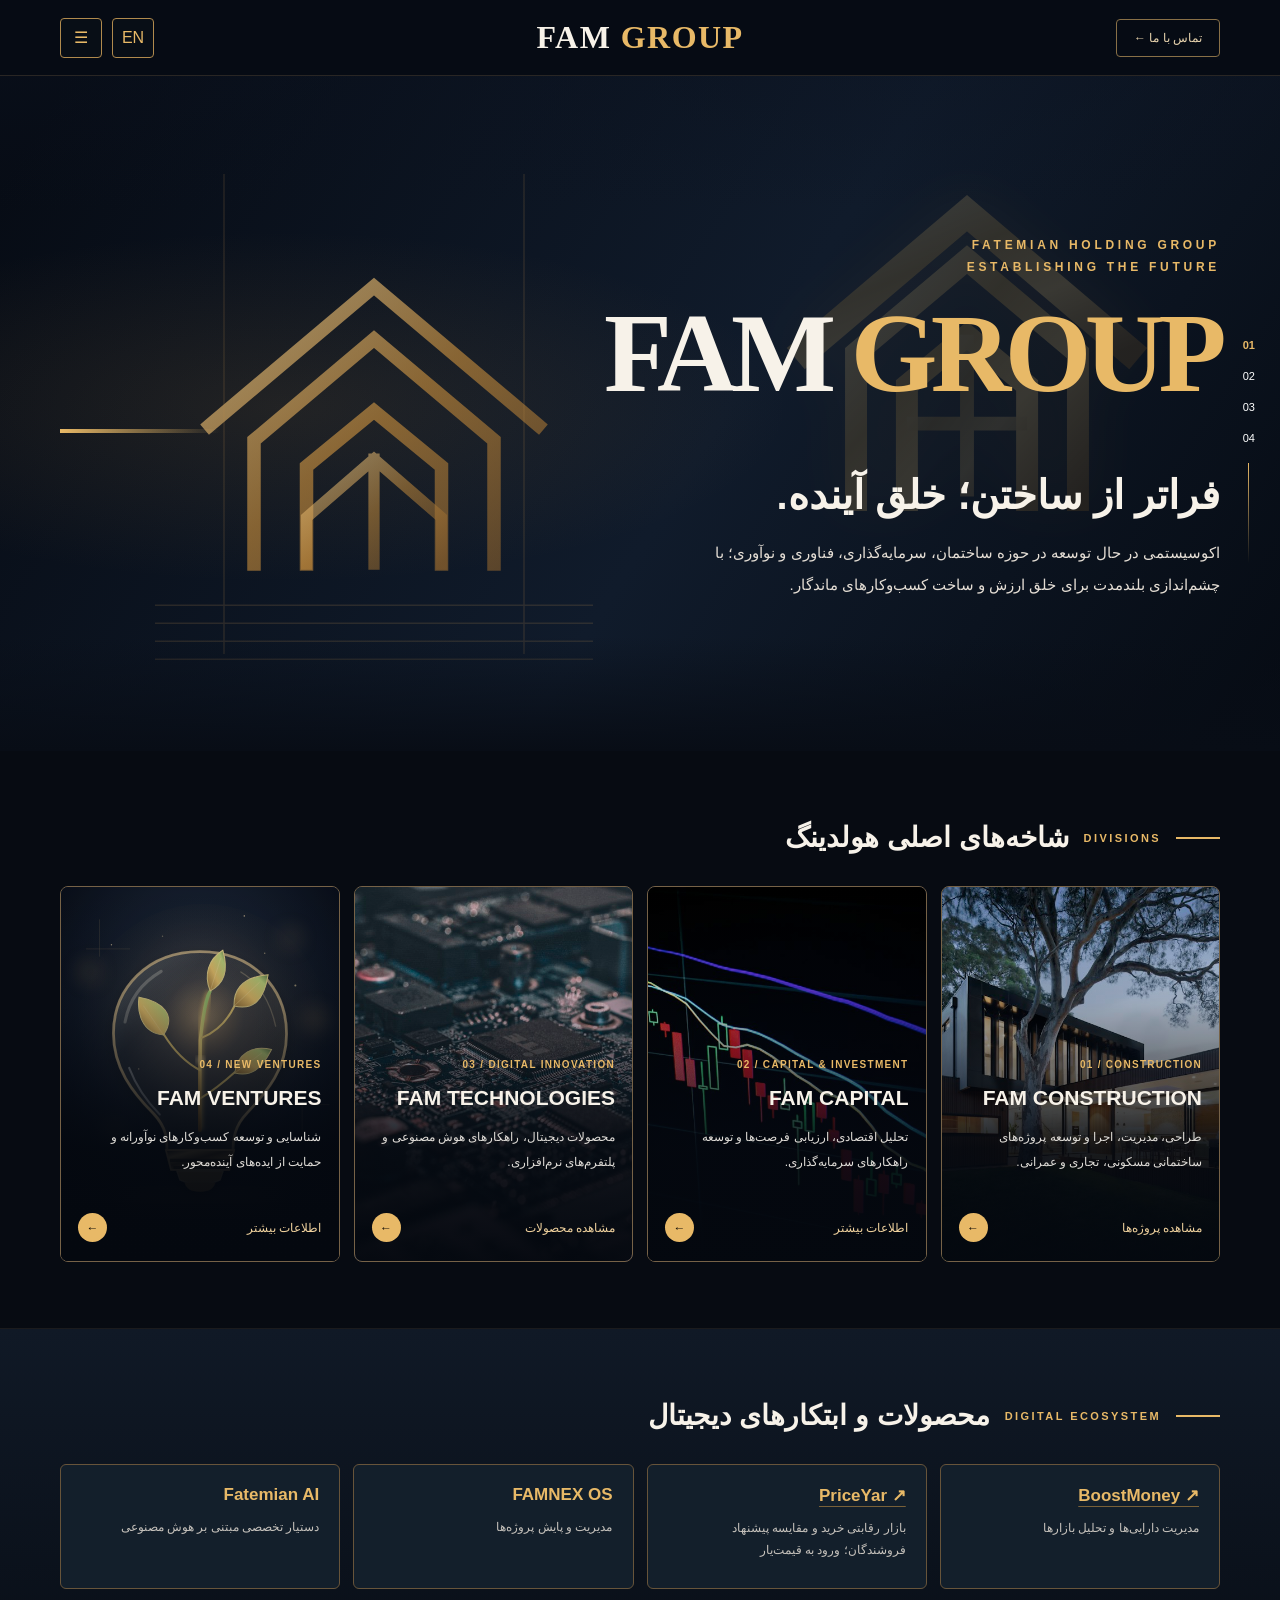
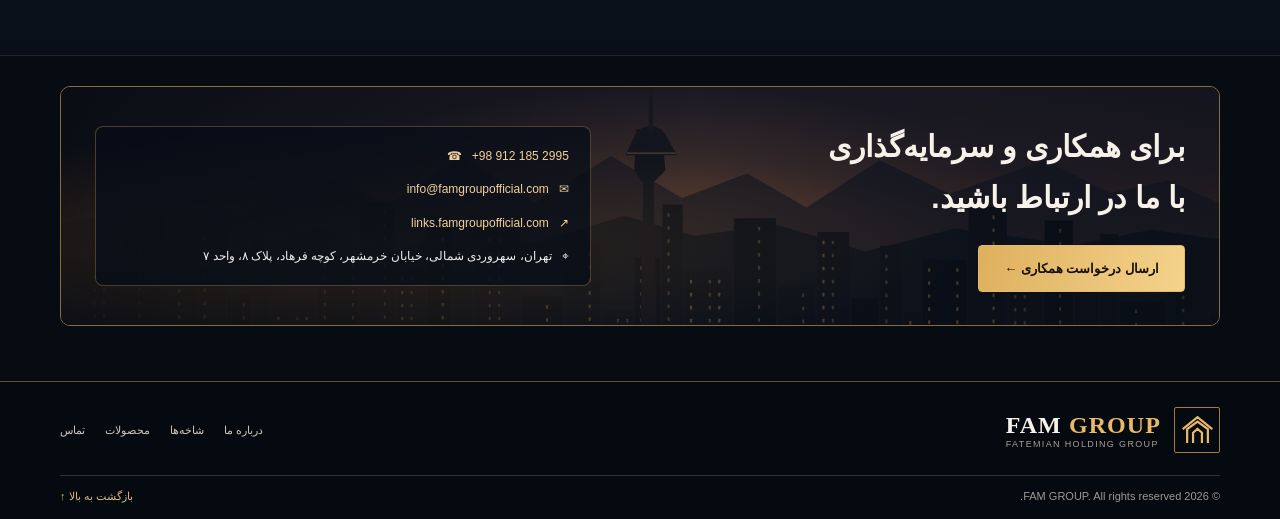
<file: index.html>
<!doctype html>
<html lang="fa" dir="rtl"><head>
<meta charset="utf-8"><meta name="viewport" content="width=device-width,initial-scale=1">
<meta name="theme-color" content="#070b12"><meta name="description" content="سایت رسمی فم گروپ (FAM GROUP)، گروه فاطمیان؛ فعال در ساخت‌وساز، مدیریت پروژه، سرمایه‌گذاری، فناوری و نوآوری.">
<title>فم گروپ | FAM GROUP | گروه فاطمیان</title>
<link rel="canonical" href="https://holding.famgroupofficial.com/">
<meta name="robots" content="index, follow">
<meta property="og:type" content="website"><meta property="og:locale" content="fa_IR">
<meta property="og:title" content="فم گروپ | FAM GROUP | گروه فاطمیان">
<meta property="og:description" content="وب‌سایت رسمی فم گروپ؛ گروه فاطمیان در حوزه ساخت‌وساز، سرمایه‌گذاری، فناوری و کسب‌وکارهای نوآورانه.">
<meta property="og:url" content="https://holding.famgroupofficial.com/">
<script type="application/ld+json">{"@context":"https://schema.org","@type":"Organization","name":"FAM GROUP","alternateName":["فم گروپ","گروه فاطمیان","Fatemian Holding Group"],"url":"https://holding.famgroupofficial.com/","email":"info@famgroupofficial.com"}</script><link rel="stylesheet" href="./new-site/style.css?v=20261016-7">
</head><body>
<header class="site-header" id="top"><div class="container">
<div class="header-control"><button class="iconbtn" id="menuBtn" aria-expanded="false" aria-controls="mainMenu" aria-label="نمایش منو">☰</button><button class="iconbtn" id="languageBtn" aria-label="Change language">EN</button></div>
<a href="#top" class="wordmark">FAM <span>GROUP</span></a><a href="#contact" class="header-contact"><span class="i18n-fa">تماس با ما ←</span><span class="i18n-en">Contact us →</span></a>
<nav class="drawer" id="mainMenu" aria-hidden="true"><a href="#top"><span class="i18n-fa">صفحه اصلی</span><span class="i18n-en">Home</span></a><a href="#divisions"><span class="i18n-fa">شاخه‌های اصلی</span><span class="i18n-en">Divisions</span></a><a href="#products"><span class="i18n-fa">محصولات دیجیتال</span><span class="i18n-en">Digital products</span></a><a href="#contact"><span class="i18n-fa">تماس با ما</span><span class="i18n-en">Contact</span></a></nav>
</div></header>
<main><section class="hero"><div class="hero-photo"></div><div class="container hero-content">
<div class="eyebrow">FATEMIAN HOLDING GROUP<br>ESTABLISHING THE FUTURE</div>
<h1>FAM <em>GROUP</em></h1>
<h2><span class="i18n-fa">فراتر از ساختن؛ خلق آینده.</span><span class="i18n-en">Beyond building. Creating the future.</span></h2>
<p><span class="i18n-fa">اکوسیستمی در حال توسعه در حوزه ساختمان، سرمایه‌گذاری، فناوری و نوآوری؛ با چشم‌اندازی بلندمدت برای خلق ارزش و ساخت کسب‌وکارهای ماندگار.</span><span class="i18n-en">A growing group across construction, investments, technology and innovation, focused on lasting value and meaningful new ventures.</span></p>
</div><div class="hero-rail" aria-hidden="true"><strong>01</strong><span>02</span><span>03</span><span>04</span></div></section>
<section id="divisions" class="section"><div class="container">
<div class="section-title"><span class="latin">DIVISIONS</span><h2><span class="i18n-fa">شاخه‌های اصلی هولدینگ</span><span class="i18n-en">Our group divisions</span></h2></div>
<div class="division-grid">
<a class="division construct" href="./new-site/construction.html"><div class="division-content"><div class="division-kicker">01 / CONSTRUCTION</div><h3>FAM CONSTRUCTION</h3><p><span class="i18n-fa">طراحی، مدیریت، اجرا و توسعه پروژه‌های ساختمانی مسکونی، تجاری و عمرانی.</span><span class="i18n-en">Design, management and delivery of residential, commercial and civil projects.</span></p><div class="go"><span class="i18n-fa">مشاهده پروژه‌ها</span><span class="i18n-en">Explore projects</span><i>←</i></div></div></a>
<a class="division invest" href="./new-site/capital.html"><div class="division-content"><div class="division-kicker">02 / CAPITAL & INVESTMENT</div><h3>FAM CAPITAL</h3><p><span class="i18n-fa">تحلیل اقتصادی، ارزیابی فرصت‌ها و توسعه راهکارهای سرمایه‌گذاری.</span><span class="i18n-en">Economic analysis, opportunity assessment and investment strategy.</span></p><div class="go"><span class="i18n-fa">اطلاعات بیشتر</span><span class="i18n-en">Learn more</span><i>←</i></div></div></a>
<a class="division tech" href="./new-site/technologies.html"><div class="division-content"><div class="division-kicker">03 / DIGITAL INNOVATION</div><h3>FAM TECHNOLOGIES</h3><p><span class="i18n-fa">محصولات دیجیتال، راهکارهای هوش مصنوعی و پلتفرم‌های نرم‌افزاری.</span><span class="i18n-en">Digital products, AI solutions and software platforms.</span></p><div class="go"><span class="i18n-fa">مشاهده محصولات</span><span class="i18n-en">Explore products</span><i>←</i></div></div></a>
<a class="division venture" href="./new-site/ventures.html"><div class="division-content"><div class="division-kicker">04 / NEW VENTURES</div><h3>FAM VENTURES</h3><p><span class="i18n-fa">شناسایی و توسعه کسب‌وکارهای نوآورانه و حمایت از ایده‌های آینده‌محور.</span><span class="i18n-en">Developing new businesses and supporting forward-looking ideas.</span></p><div class="go"><span class="i18n-fa">اطلاعات بیشتر</span><span class="i18n-en">Learn more</span><i>←</i></div></div></a>
</div></div></section>
<section class="section product-strip" id="products"><div class="container"><div class="section-title"><span class="latin">DIGITAL ECOSYSTEM</span><h2><span class="i18n-fa">محصولات و ابتکارهای دیجیتال</span><span class="i18n-en">Digital products and initiatives</span></h2></div><div class="product-list">
<div class="product"><h3><a href="https://boostmoney.famgroupofficial.com/" target="_blank" rel="noopener noreferrer">BoostMoney ↗</a></h3><p><span class="i18n-fa">مدیریت دارایی‌ها و تحلیل بازارها</span><span class="i18n-en">Assets and market analysis</span></p></div><div class="product"><h3><a href="https://jobemploy22-commits.github.io/gheimatyar-live-auction/" target="_blank" rel="noopener noreferrer">PriceYar ↗</a></h3><p><span class="i18n-fa">بازار رقابتی خرید و مقایسه پیشنهاد فروشندگان؛ ورود به قیمت‌یار</span><span class="i18n-en">Procurement marketplace and supplier quotes — visit PriceYar</span></p></div><div class="product"><h3>FAMNEX OS</h3><p><span class="i18n-fa">مدیریت و پایش پروژه‌ها</span><span class="i18n-en">Project monitoring platform</span></p></div><div class="product"><h3>Fatemian AI</h3><p><span class="i18n-fa">دستیار تخصصی مبتنی بر هوش مصنوعی</span><span class="i18n-en">Specialized AI assistant</span></p></div>
</div></div></section>
<section class="container" id="contact"><div class="contact-panel"><div><h2><span class="i18n-fa">برای همکاری و سرمایه‌گذاری<br>با ما در ارتباط باشید.</span><span class="i18n-en">Let's build lasting value<br>together.</span></h2><a href="mailto:info@famgroupofficial.com?subject=FAM%20GROUP%20Partnership" class="btn"><span class="i18n-fa">ارسال درخواست همکاری ←</span><span class="i18n-en">Start a conversation →</span></a></div>
<div class="contact-details"><a href="tel:+989121852995">☎ &nbsp; +98 912 185 2995</a><a href="mailto:info@famgroupofficial.com">✉ &nbsp; info@famgroupofficial.com</a><a href="https://links.famgroupofficial.com/" rel="noopener noreferrer" target="_blank">↗ &nbsp; links.famgroupofficial.com</a><div class="address"><span class="i18n-fa">⌖ &nbsp; تهران، سهروردی شمالی، خیابان خرمشهر، کوچه فرهاد، پلاک ۸، واحد ۷</span><span class="i18n-en">⌖ &nbsp; Unit 7, No. 8, Farhad Alley, Khorramshahr St., North Sohrevardi Ave., Tehran, Iran</span></div></div>
</div></section></main>
<footer class="site-footer"><div class="container"><div class="footer-top"><div class="footer-brand"><span class="footer-mark" aria-hidden="true"><svg viewBox="0 0 50 50" fill="none" stroke="currentColor" stroke-width="3"><path d="M5 23 25 7l20 16M11 42V23L25 13l14 10v19M19 42V28l6-5 6 5v14"/></svg></span><div><span class="wordmark">FAM <span>GROUP</span></span><small>FATEMIAN HOLDING GROUP</small></div></div><nav class="footer-links"><a href="#top"><span class="i18n-fa">درباره ما</span><span class="i18n-en">About</span></a><a href="#divisions"><span class="i18n-fa">شاخه‌ها</span><span class="i18n-en">Divisions</span></a><a href="#products"><span class="i18n-fa">محصولات</span><span class="i18n-en">Products</span></a><a href="#contact"><span class="i18n-fa">تماس</span><span class="i18n-en">Contact</span></a></nav></div><div class="footer-bottom"><span>© 2026 FAM GROUP. All rights reserved.</span><a href="#top"><span class="i18n-fa">بازگشت به بالا ↑</span><span class="i18n-en">Back to top ↑</span></a></div></div></footer>
<script src="./new-site/main.js?v=20261016-4"></script>
</body></html>
</file>
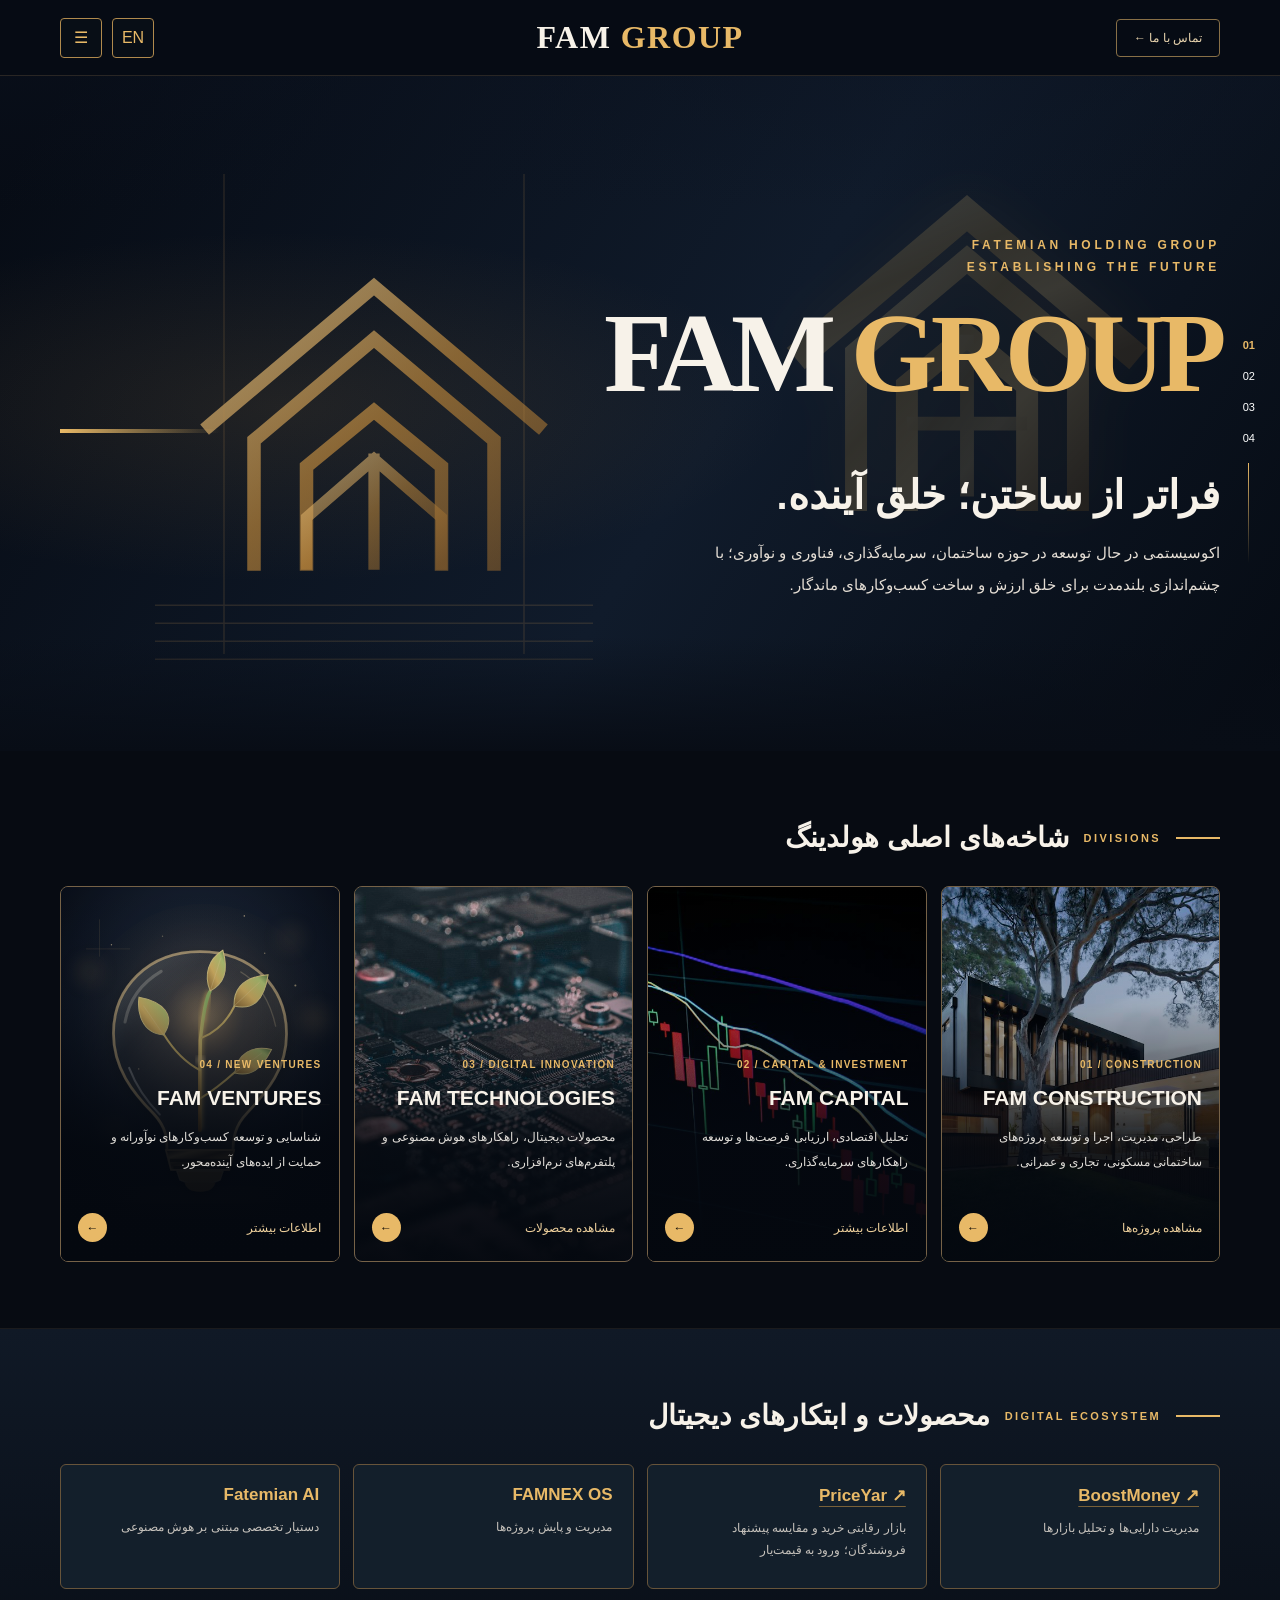
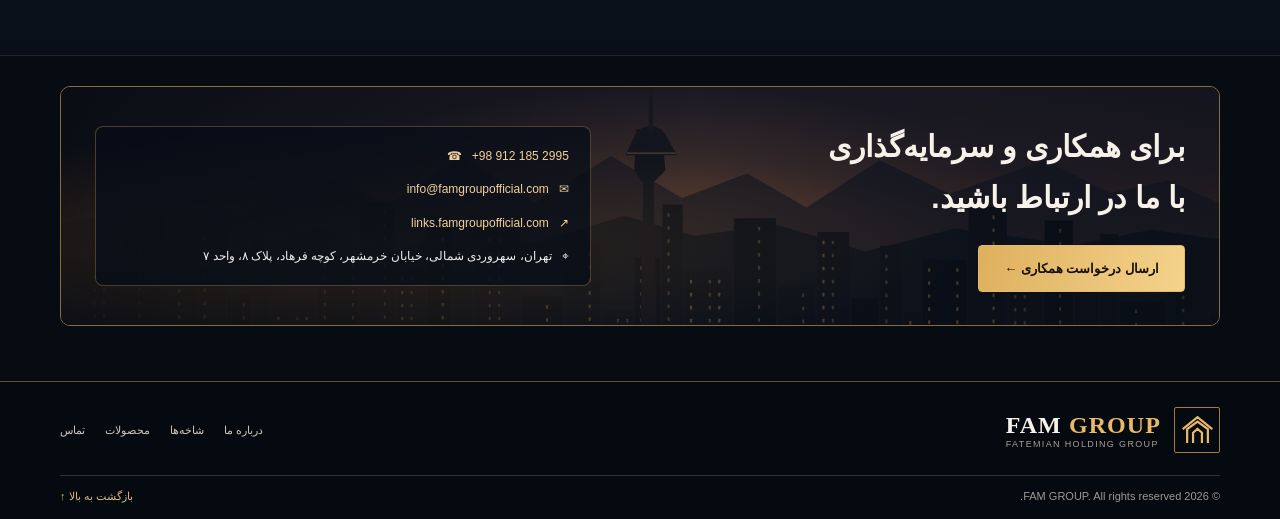
<file: new-site/index.html>
<!doctype html>
<html lang="fa" dir="rtl"><head>
<meta charset="utf-8"><meta name="viewport" content="width=device-width,initial-scale=1">
<meta name="theme-color" content="#070b12"><meta name="description" content="FAM GROUP — Fatemian Holding Group | Construction, Capital, Technologies and Ventures">
<title>FAM GROUP | Fatemian Holding Group</title><link rel="stylesheet" href="./style.css?v=20261016-7">
</head><body>
<header class="site-header" id="top"><div class="container">
<div class="header-control"><button class="iconbtn" id="menuBtn" aria-expanded="false" aria-controls="mainMenu" aria-label="نمایش منو">☰</button><button class="iconbtn" id="languageBtn" aria-label="Change language">EN</button></div>
<a href="#top" class="wordmark">FAM <span>GROUP</span></a><a href="#contact" class="header-contact"><span class="i18n-fa">تماس با ما ←</span><span class="i18n-en">Contact us →</span></a>
<nav class="drawer" id="mainMenu" aria-hidden="true"><a href="#top"><span class="i18n-fa">صفحه اصلی</span><span class="i18n-en">Home</span></a><a href="#divisions"><span class="i18n-fa">شاخه‌های اصلی</span><span class="i18n-en">Divisions</span></a><a href="#products"><span class="i18n-fa">محصولات دیجیتال</span><span class="i18n-en">Digital products</span></a><a href="#contact"><span class="i18n-fa">تماس با ما</span><span class="i18n-en">Contact</span></a></nav>
</div></header>
<main><section class="hero"><div class="hero-photo"></div><div class="container hero-content">
<div class="eyebrow">FATEMIAN HOLDING GROUP<br>ESTABLISHING THE FUTURE</div>
<h1>FAM <em>GROUP</em></h1>
<h2><span class="i18n-fa">فراتر از ساختن؛ خلق آینده.</span><span class="i18n-en">Beyond building. Creating the future.</span></h2>
<p><span class="i18n-fa">اکوسیستمی در حال توسعه در حوزه ساختمان، سرمایه‌گذاری، فناوری و نوآوری؛ با چشم‌اندازی بلندمدت برای خلق ارزش و ساخت کسب‌وکارهای ماندگار.</span><span class="i18n-en">A growing group across construction, investments, technology and innovation, focused on lasting value and meaningful new ventures.</span></p>
</div><div class="hero-rail" aria-hidden="true"><strong>01</strong><span>02</span><span>03</span><span>04</span></div></section>
<section id="divisions" class="section"><div class="container">
<div class="section-title"><span class="latin">DIVISIONS</span><h2><span class="i18n-fa">شاخه‌های اصلی هولدینگ</span><span class="i18n-en">Our group divisions</span></h2></div>
<div class="division-grid">
<a class="division construct" href="./construction.html"><div class="division-content"><div class="division-kicker">01 / CONSTRUCTION</div><h3>FAM CONSTRUCTION</h3><p><span class="i18n-fa">طراحی، مدیریت، اجرا و توسعه پروژه‌های ساختمانی مسکونی، تجاری و عمرانی.</span><span class="i18n-en">Design, management and delivery of residential, commercial and civil projects.</span></p><div class="go"><span class="i18n-fa">مشاهده پروژه‌ها</span><span class="i18n-en">Explore projects</span><i>←</i></div></div></a>
<a class="division invest" href="./capital.html"><div class="division-content"><div class="division-kicker">02 / CAPITAL & INVESTMENT</div><h3>FAM CAPITAL</h3><p><span class="i18n-fa">تحلیل اقتصادی، ارزیابی فرصت‌ها و توسعه راهکارهای سرمایه‌گذاری.</span><span class="i18n-en">Economic analysis, opportunity assessment and investment strategy.</span></p><div class="go"><span class="i18n-fa">اطلاعات بیشتر</span><span class="i18n-en">Learn more</span><i>←</i></div></div></a>
<a class="division tech" href="./technologies.html"><div class="division-content"><div class="division-kicker">03 / DIGITAL INNOVATION</div><h3>FAM TECHNOLOGIES</h3><p><span class="i18n-fa">محصولات دیجیتال، راهکارهای هوش مصنوعی و پلتفرم‌های نرم‌افزاری.</span><span class="i18n-en">Digital products, AI solutions and software platforms.</span></p><div class="go"><span class="i18n-fa">مشاهده محصولات</span><span class="i18n-en">Explore products</span><i>←</i></div></div></a>
<a class="division venture" href="./ventures.html"><div class="division-content"><div class="division-kicker">04 / NEW VENTURES</div><h3>FAM VENTURES</h3><p><span class="i18n-fa">شناسایی و توسعه کسب‌وکارهای نوآورانه و حمایت از ایده‌های آینده‌محور.</span><span class="i18n-en">Developing new businesses and supporting forward-looking ideas.</span></p><div class="go"><span class="i18n-fa">اطلاعات بیشتر</span><span class="i18n-en">Learn more</span><i>←</i></div></div></a>
</div></div></section>
<section class="section product-strip" id="products"><div class="container"><div class="section-title"><span class="latin">DIGITAL ECOSYSTEM</span><h2><span class="i18n-fa">محصولات و ابتکارهای دیجیتال</span><span class="i18n-en">Digital products and initiatives</span></h2></div><div class="product-list">
<div class="product"><h3><a href="https://boostmoney.famgroupofficial.com/" target="_blank" rel="noopener noreferrer">BoostMoney ↗</a></h3><p><span class="i18n-fa">مدیریت دارایی‌ها و تحلیل بازارها</span><span class="i18n-en">Assets and market analysis</span></p></div><div class="product"><h3><a href="https://jobemploy22-commits.github.io/gheimatyar-live-auction/" target="_blank" rel="noopener noreferrer">PriceYar ↗</a></h3><p><span class="i18n-fa">بازار رقابتی خرید و مقایسه پیشنهاد فروشندگان؛ ورود به قیمت‌یار</span><span class="i18n-en">Procurement marketplace and supplier quotes — visit PriceYar</span></p></div><div class="product"><h3>FAMNEX OS</h3><p><span class="i18n-fa">مدیریت و پایش پروژه‌ها</span><span class="i18n-en">Project monitoring platform</span></p></div><div class="product"><h3>Fatemian AI</h3><p><span class="i18n-fa">دستیار تخصصی مبتنی بر هوش مصنوعی</span><span class="i18n-en">Specialized AI assistant</span></p></div>
</div></div></section>
<section class="container" id="contact"><div class="contact-panel"><div><h2><span class="i18n-fa">برای همکاری و سرمایه‌گذاری<br>با ما در ارتباط باشید.</span><span class="i18n-en">Let's build lasting value<br>together.</span></h2><a href="mailto:info@famgroupofficial.com?subject=FAM%20GROUP%20Partnership" class="btn"><span class="i18n-fa">ارسال درخواست همکاری ←</span><span class="i18n-en">Start a conversation →</span></a></div>
<div class="contact-details"><a href="tel:+989121852995">☎ &nbsp; +98 912 185 2995</a><a href="mailto:info@famgroupofficial.com">✉ &nbsp; info@famgroupofficial.com</a><a href="https://links.famgroupofficial.com/" rel="noopener noreferrer" target="_blank">↗ &nbsp; links.famgroupofficial.com</a><div class="address"><span class="i18n-fa">⌖ &nbsp; تهران، سهروردی شمالی، خیابان خرمشهر، کوچه فرهاد، پلاک ۸، واحد ۷</span><span class="i18n-en">⌖ &nbsp; Unit 7, No. 8, Farhad Alley, Khorramshahr St., North Sohrevardi Ave., Tehran, Iran</span></div></div>
</div></section></main>
<footer class="site-footer"><div class="container"><div class="footer-top"><div class="footer-brand"><span class="footer-mark" aria-hidden="true"><svg viewBox="0 0 50 50" fill="none" stroke="currentColor" stroke-width="3"><path d="M5 23 25 7l20 16M11 42V23L25 13l14 10v19M19 42V28l6-5 6 5v14"/></svg></span><div><span class="wordmark">FAM <span>GROUP</span></span><small>FATEMIAN HOLDING GROUP</small></div></div><nav class="footer-links"><a href="#top"><span class="i18n-fa">درباره ما</span><span class="i18n-en">About</span></a><a href="#divisions"><span class="i18n-fa">شاخه‌ها</span><span class="i18n-en">Divisions</span></a><a href="#products"><span class="i18n-fa">محصولات</span><span class="i18n-en">Products</span></a><a href="#contact"><span class="i18n-fa">تماس</span><span class="i18n-en">Contact</span></a></nav></div><div class="footer-bottom"><span>© 2026 FAM GROUP. All rights reserved.</span><a href="#top"><span class="i18n-fa">بازگشت به بالا ↑</span><span class="i18n-en">Back to top ↑</span></a></div></div></footer>
<script src="./main.js?v=20261016-4"></script>
</body></html>
</file>
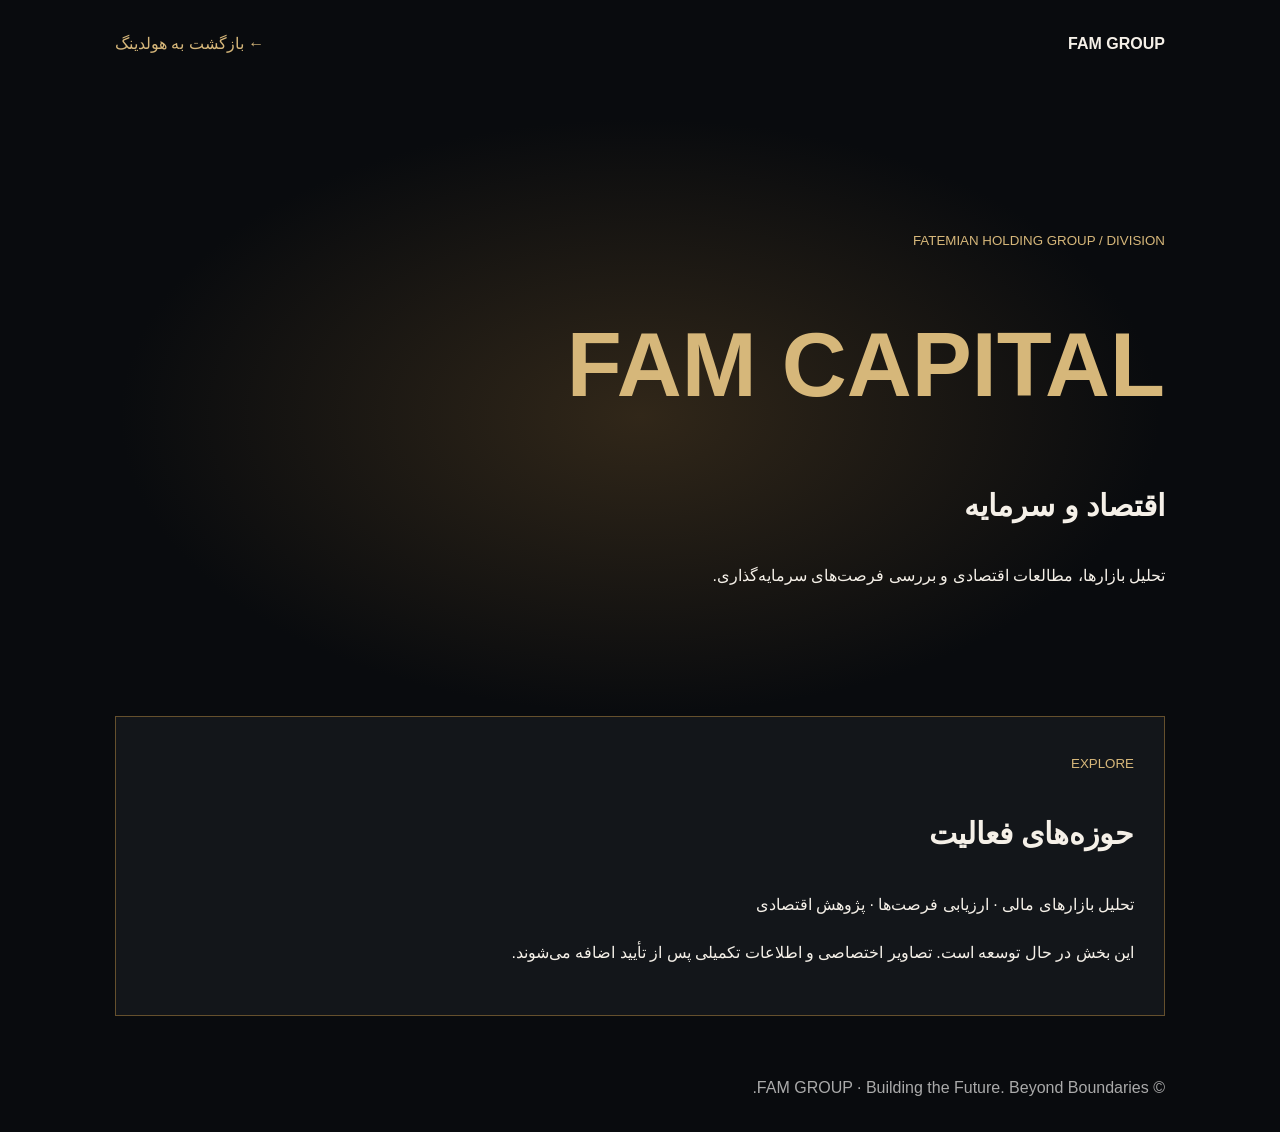
<file: capital.html>
<!doctype html><html lang="fa" dir="rtl"><meta charset="utf-8"><meta name="viewport" content="width=device-width,initial-scale=1"><title>FAM Capital | FAM GROUP</title><style>body{margin:0;background:#090b0e;color:#f5f0e8;font-family:Tahoma,Arial,sans-serif;line-height:2}header,main,footer{max-width:1050px;margin:auto;padding:28px}a{color:#d6b77a;text-decoration:none}nav{display:flex;justify-content:space-between}h1{font-size:clamp(36px,8vw,90px);font-family:Arial;line-height:1.1;color:#d6b77a}h2{font-size:30px}.hero{padding:12vh 0;background:radial-gradient(ellipse at center,#312719,#090b0e 70%)}.panel{padding:30px;border:1px solid #65502d;background:#13161a}small{color:#d6b77a}footer{color:#aaa}</style><header><nav><strong>FAM GROUP</strong><a href="index.html">← بازگشت به هولدینگ</a></nav></header><main><div class="hero"><small>FATEMIAN HOLDING GROUP / DIVISION</small><h1>FAM CAPITAL</h1><h2>اقتصاد و سرمایه</h2><p>تحلیل بازارها، مطالعات اقتصادی و بررسی فرصت‌های سرمایه‌گذاری.</p></div><div class="panel"><small>EXPLORE</small><h2>حوزه‌های فعالیت</h2><p>تحلیل بازارهای مالی · ارزیابی فرصت‌ها · پژوهش اقتصادی</p><p>این بخش در حال توسعه است. تصاویر اختصاصی و اطلاعات تکمیلی پس از تأیید اضافه می‌شوند.</p></div></main><footer>© FAM GROUP · Building the Future. Beyond Boundaries.</footer></html>
</file>
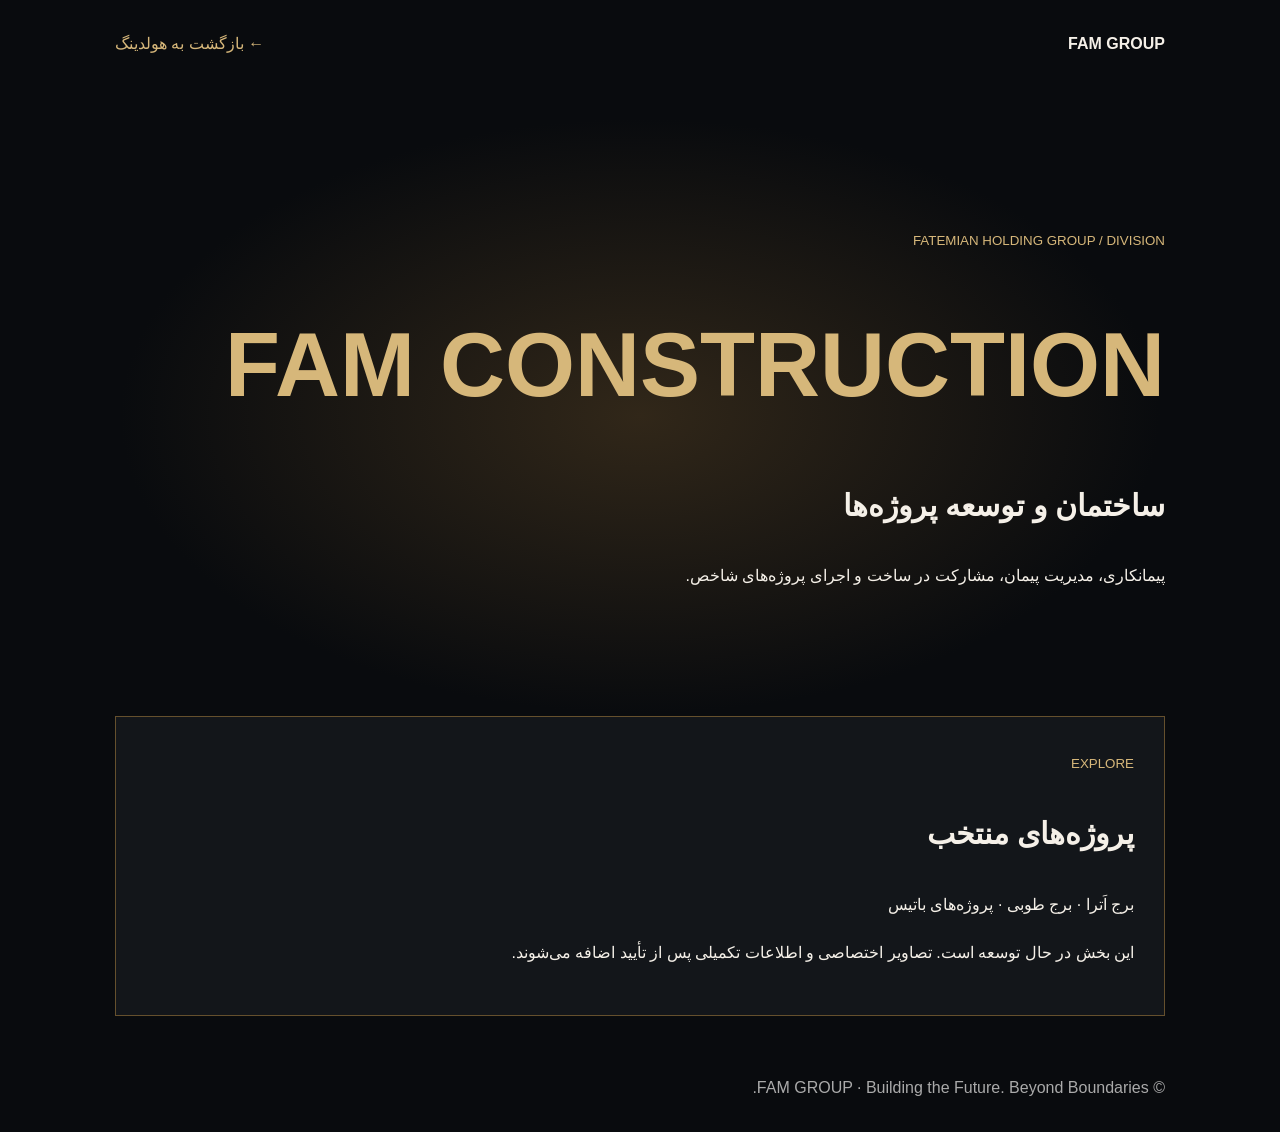
<file: construction.html>
<!doctype html><html lang="fa" dir="rtl"><meta charset="utf-8"><meta name="viewport" content="width=device-width,initial-scale=1"><title>FAM Construction | FAM GROUP</title><style>body{margin:0;background:#090b0e;color:#f5f0e8;font-family:Tahoma,Arial,sans-serif;line-height:2}header,main,footer{max-width:1050px;margin:auto;padding:28px}a{color:#d6b77a;text-decoration:none}nav{display:flex;justify-content:space-between}h1{font-size:clamp(36px,8vw,90px);font-family:Arial;line-height:1.1;color:#d6b77a}h2{font-size:30px}.hero{padding:12vh 0;background:radial-gradient(ellipse at center,#312719,#090b0e 70%)}.panel{padding:30px;border:1px solid #65502d;background:#13161a}small{color:#d6b77a}footer{color:#aaa}</style><header><nav><strong>FAM GROUP</strong><a href="index.html">← بازگشت به هولدینگ</a></nav></header><main><div class="hero"><small>FATEMIAN HOLDING GROUP / DIVISION</small><h1>FAM CONSTRUCTION</h1><h2>ساختمان و توسعه پروژه‌ها</h2><p>پیمانکاری، مدیریت پیمان، مشارکت در ساخت و اجرای پروژه‌های شاخص.</p></div><div class="panel"><small>EXPLORE</small><h2>پروژه‌های منتخب</h2><p>برج اَترا · برج طوبی · پروژه‌های باتیس</p><p>این بخش در حال توسعه است. تصاویر اختصاصی و اطلاعات تکمیلی پس از تأیید اضافه می‌شوند.</p></div></main><footer>© FAM GROUP · Building the Future. Beyond Boundaries.</footer></html>
</file>
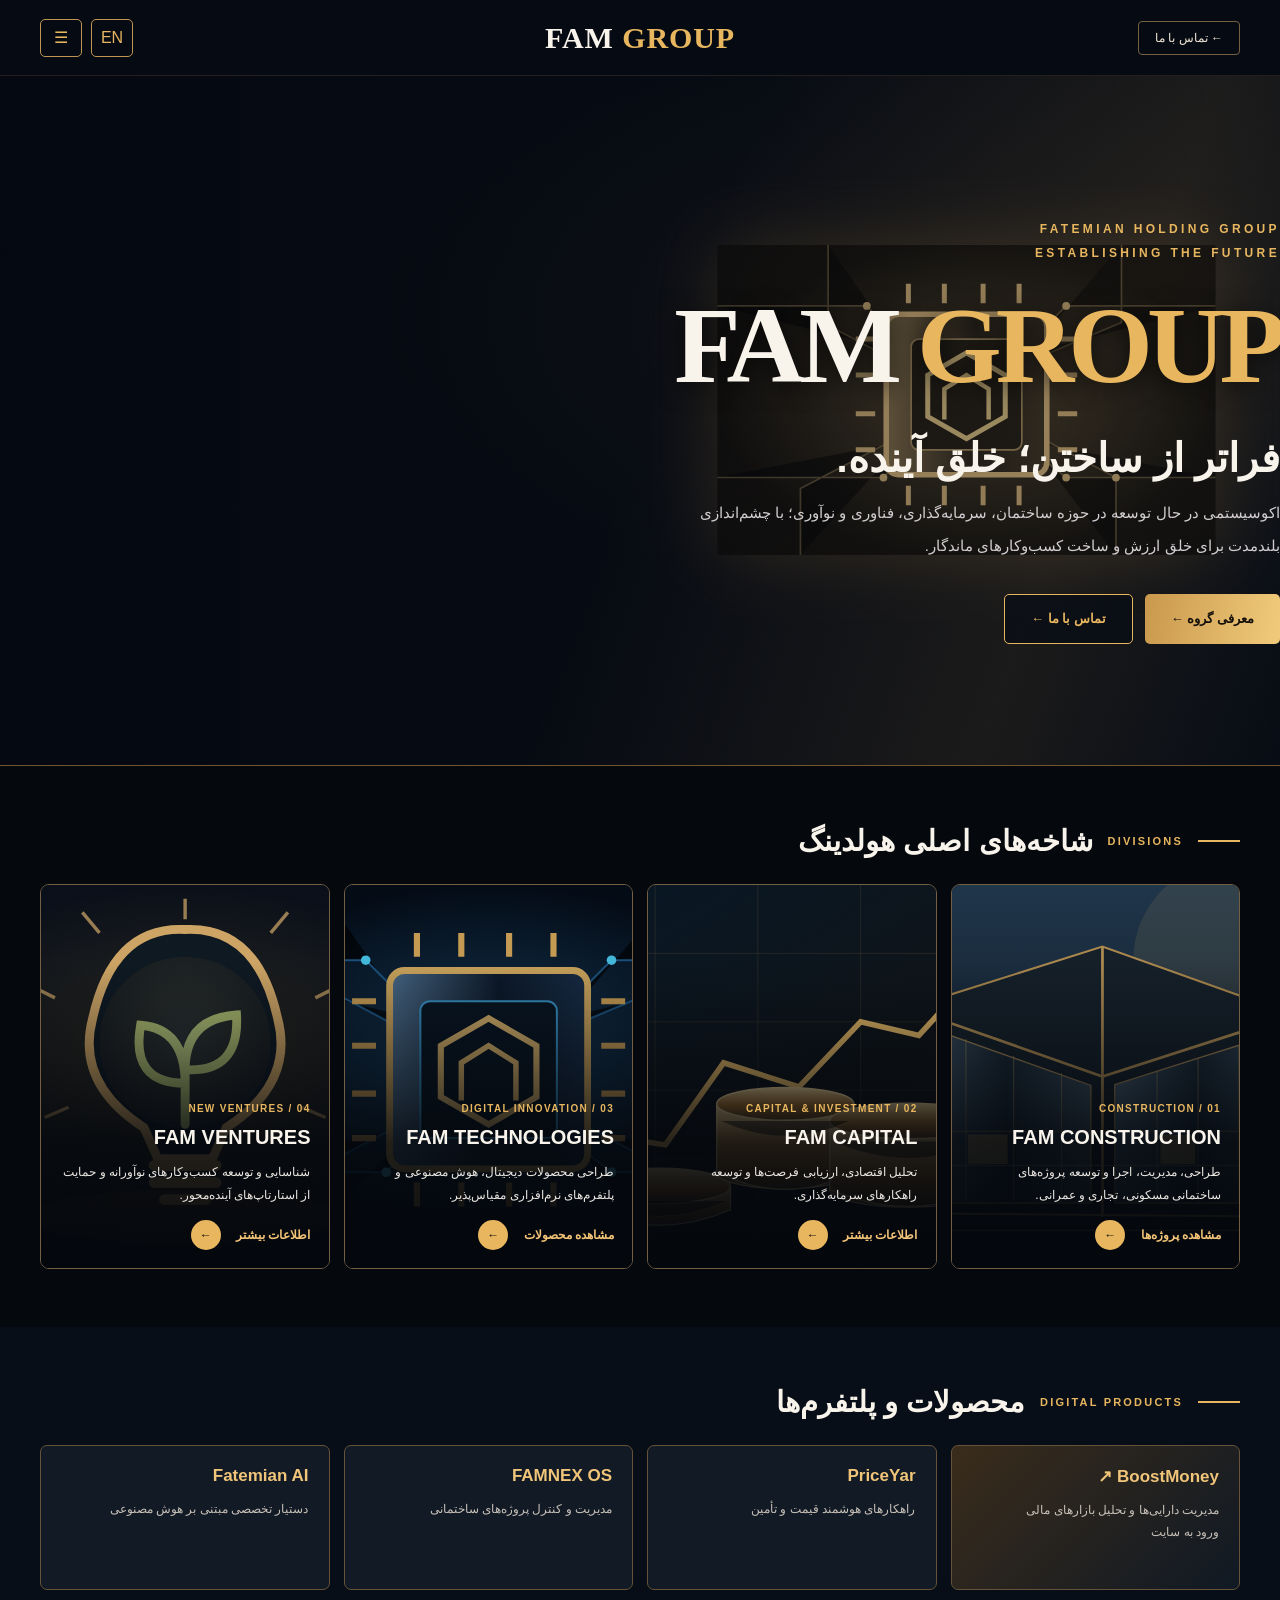
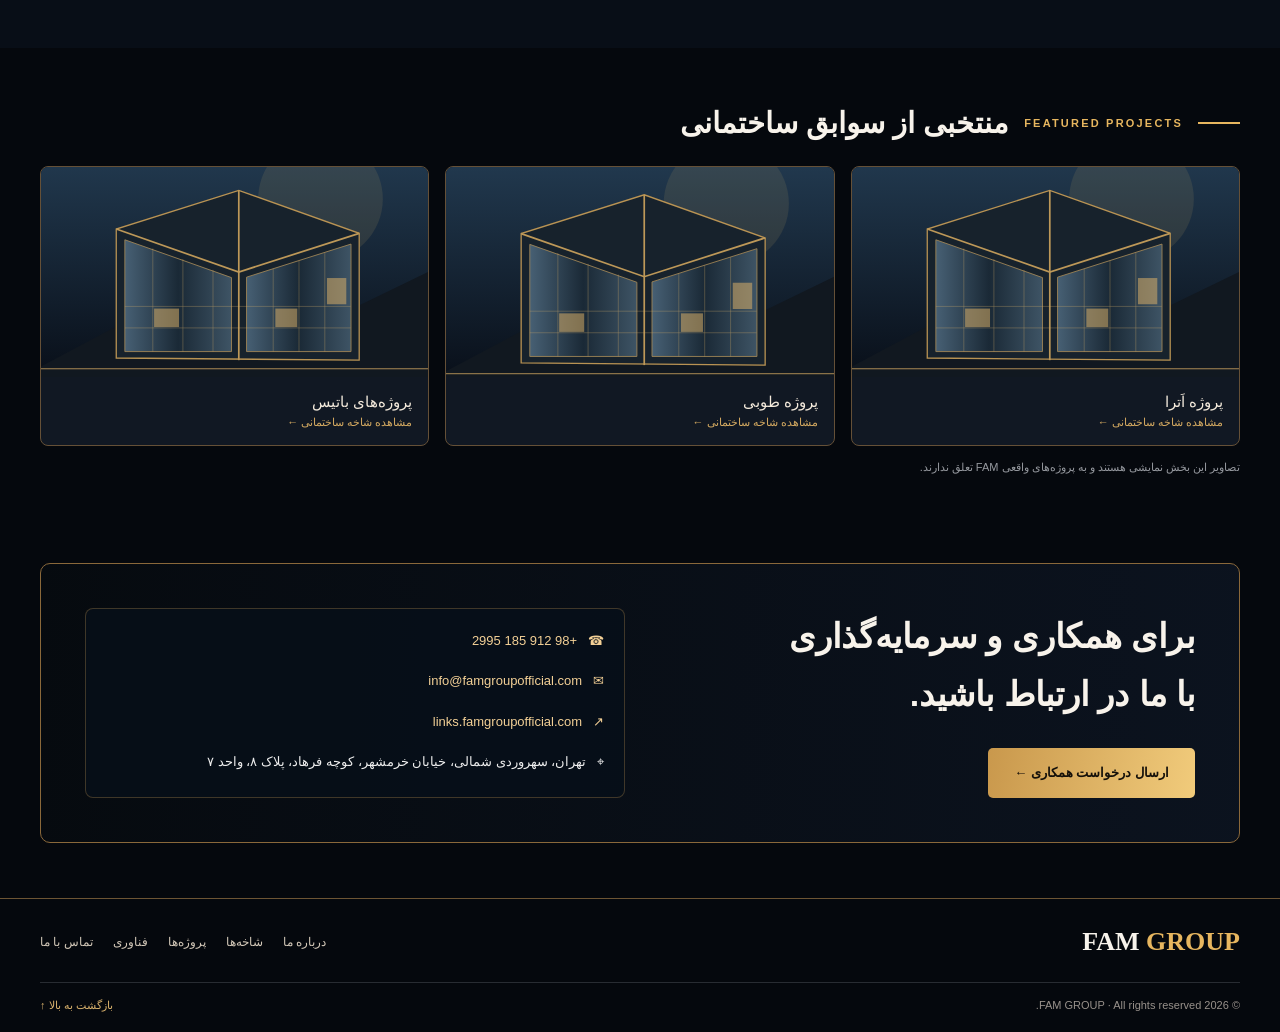
<file: legacy-home-20261016.html>
<!doctype html><html lang="fa" dir="rtl"><head><meta charset="utf-8"><meta name="viewport" content="width=device-width,initial-scale=1"><meta name="theme-color" content="#070b12"><meta name="description" content="FAM GROUP — Fatemian Holding Group | Construction, Capital, Technologies and Ventures"><title>FAM GROUP | Fatemian Holding Group</title><style>
:root{--bg:#070b12;--gold:#e5b866;--gold2:#a97732;--ink:#f8f3eb;--muted:#b9b9bc;--line:#5b4a31}*{box-sizing:border-box}html{scroll-behavior:smooth}body{margin:0;background:var(--bg);color:var(--ink);font-family:Tahoma,Arial,sans-serif}a{color:inherit;text-decoration:none}button{font:inherit;cursor:pointer}.wrap{width:min(1200px,calc(100% - 44px));margin:auto}.top{height:76px;position:sticky;top:0;z-index:20;background:#070b12eb;backdrop-filter:blur(18px);border-bottom:1px solid #7c60382b}.nav{height:100%;display:flex;align-items:center;justify-content:space-between;direction:ltr;position:relative}.nav-left{display:flex;gap:9px}.nav-btn{height:38px;min-width:42px;background:transparent;color:var(--gold);border:1px solid #bd9555;border-radius:5px}.brand{position:absolute;left:50%;transform:translateX(-50%);font:600 clamp(20px,3.2vw,30px) Georgia,serif;letter-spacing:.03em;white-space:nowrap}.brand span{color:var(--gold)}.contact-nav{color:#f3e8d7;border:1px solid #756044;padding:9px 16px;border-radius:4px;font-size:12px}.menu-list{display:none;position:absolute;top:65px;left:0;background:#0b111c;border:1px solid var(--line);padding:15px;min-width:190px;box-shadow:0 15px 35px #0009}.menu-list.open{display:grid;gap:15px}.menu-list a{font-size:13px;color:#f0d7ac}
.hero{position:relative;min-height:690px;display:flex;align-items:center;overflow:hidden;border-bottom:1px solid #72552c;background:radial-gradient(ellipse at 75% 36%,#27334b 0%,transparent 45%),linear-gradient(120deg,#05090e 22%,#101c2c 66%,#070b12 100%)}.hero:before{content:"";position:absolute;inset:0;background:linear-gradient(115deg,transparent 20%,#b38a4033 65%,transparent 80%);pointer-events:none}.hero-art{position:absolute;right:3%;top:7%;width:min(56%,570px);height:82%;background:url('assets/construction.svg') center/contain no-repeat;opacity:.35;filter:contrast(1.3) brightness(.75)}.hero-emblem{position:absolute;right:13%;top:12%;width:min(31vw,300px);height:min(31vw,300px);opacity:.8;background:url('fam-logo.svg') center/contain no-repeat;filter:drop-shadow(0 0 30px #c89a4b55)}.hero .content{position:relative;z-index:2;width:100%;padding:100px 0 80px;text-align:right}.eyebrow{font:600 12px/2 Arial,sans-serif;letter-spacing:.28em;color:var(--gold);direction:ltr;text-align:right}.hero h1{font:700 clamp(54px,8vw,110px)/1.08 Georgia,serif;direction:ltr;text-align:right;margin:22px 0 8px;letter-spacing:-.055em}.hero h1 span{color:var(--gold)}.hero h2{font-size:clamp(24px,3.5vw,40px);margin:30px 0 14px}.hero p{color:#d2cdd0;line-height:2.2;max-width:610px;font-size:15px}.buttons{display:flex;gap:12px;margin-top:32px;flex-wrap:wrap}.btn{display:inline-flex;align-items:center;justify-content:center;gap:20px;background:linear-gradient(100deg,#c9984c,#f1cb7b);color:#14100a;padding:15px 26px;font-weight:700;font-size:13px;border-radius:5px;min-height:50px}.btn.secondary{background:#060b14a8;color:var(--gold);border:1px solid var(--gold)}.section{padding:70px 0}.section-title{display:flex;gap:15px;align-items:center;margin-bottom:26px}.section-title:before{content:"";height:2px;width:42px;background:var(--gold)}.section-title small{font:600 11px Arial;letter-spacing:.2em;color:var(--gold)}.section-title h2{font-size:clamp(19px,3vw,29px);margin:0}.cards{display:grid;grid-template-columns:repeat(2,minmax(0,1fr));gap:18px}.division{position:relative;min-height:315px;display:flex;flex-direction:column;justify-content:flex-end;overflow:hidden;border:1px solid #736044;border-radius:9px;isolation:isolate;padding:26px;background:#101824;transition:transform .25s,border-color .25s}.division:hover{transform:translateY(-4px);border-color:var(--gold)}.division:before{content:"";position:absolute;inset:0;background-position:center;background-size:cover;z-index:-2;transition:transform .3s}.division:hover:before{transform:scale(1.05)}.division:after{content:"";position:absolute;inset:0;background:linear-gradient(0deg,#05080ff5 0%,#070b13b3 40%,#070b1310 100%);z-index:-1}.division.construction:before{background-image:url('assets/construction.svg')}.division.capital:before{background-image:url('assets/capital.svg')}.division.technologies:before{background-image:url('assets/technologies.svg')}.division.ventures:before{background-image:url('assets/ventures.svg')}.division small{font:600 11px Arial;letter-spacing:.13em;color:var(--gold);text-align:right}.division h3{font:700 clamp(20px,2.6vw,28px) Arial,sans-serif;direction:ltr;text-align:right;margin:12px 0}.division p{font-size:13px;line-height:2;color:#ece8e3;max-width:390px;margin:0 0 13px}.division .more{color:#f4c578;font-size:13px;font-weight:700}.division .more span{display:inline-grid;place-items:center;background:var(--gold);color:#1a1309;width:30px;height:30px;border-radius:50%;margin-right:12px}.products{display:grid;grid-template-columns:repeat(4,minmax(0,1fr));gap:14px}.product{display:block;background:#121a25;border:1px solid #665238;padding:20px;min-height:145px;border-radius:7px}.product b{display:block;color:#f0c579;font:700 17px Arial;margin-bottom:13px}.product p{color:#c8c1b8;font-size:12px;line-height:1.8;margin:0}.product.live{background:linear-gradient(135deg,#3a2c1b,#101924)}.project-grid{display:grid;grid-template-columns:repeat(3,minmax(0,1fr));gap:16px}.project{border:1px solid #655037;border-radius:8px;overflow:hidden;background:#111823}.project-visual{height:210px;background:url('assets/construction.svg') center/cover no-repeat}.project:nth-child(2) .project-visual{background-position:65% 35%;filter:hue-rotate(16deg)}.project:nth-child(3) .project-visual{background-position:20% 50%;filter:brightness(.8)}.project-caption{padding:16px;color:#f4eadc;font-size:15px}.project-caption small{display:block;color:#d5aa61;margin-top:5px;font-size:11px}.disclaimer{font-size:11px;color:#96999f;margin-top:15px}.contact-banner{margin:20px auto 0;border:1px solid #8a683a;border-radius:10px;position:relative;overflow:hidden;background:linear-gradient(90deg,#09131bcf,#08111d80),radial-gradient(ellipse at 40% 70%,#92653b88,transparent 65%),linear-gradient(#172339,#090c14);padding:44px;display:grid;grid-template-columns:1fr 1fr;gap:30px}.contact-banner:before{content:"";position:absolute;bottom:0;left:0;right:0;height:75px;opacity:.55;background:repeating-linear-gradient(90deg,#050a10 0 30px,#121922 30px 47px,#050a10 47px 65px);clip-path:polygon(0 60%,8% 35%,15% 60%,24% 15%,31% 55%,38% 35%,45% 50%,52% 12%,61% 60%,68% 40%,75% 65%,83% 20%,91% 55%,100% 30%,100% 100%,0 100%)}.contact-banner>div{position:relative;z-index:1}.contact-banner h2{font-size:clamp(22px,3vw,34px);line-height:1.7;margin:0 0 24px}.contact-details{display:grid;gap:14px;font-size:13px;line-height:1.8}.contact-details a{color:#f3d096}.contact-details span{color:#eee}.footer{border-top:1px solid #6d5534;margin-top:55px;padding:28px 0 20px}.footer-main{display:flex;align-items:center;justify-content:space-between;gap:24px;flex-wrap:wrap}.footer-brand{font:600 26px Georgia,serif}.footer-brand span{color:var(--gold)}.footer-nav{display:flex;gap:20px;flex-wrap:wrap;font-size:12px;color:#d4c9b9}.copyright{margin-top:25px;border-top:1px solid #282c32;padding-top:16px;color:#98918b;font:11px Arial;display:flex;justify-content:space-between;gap:10px}.copyright a{color:#d8b16c}body.en .fa{display:none}body:not(.en) .en-text{display:none}
@media(max-width:700px){.wrap{width:calc(100% - 34px)}.top{height:68px}.contact-nav{display:none}.hero{min-height:670px}.hero-art{right:-18%;top:0;width:100%;height:65%;opacity:.15}.hero-emblem{right:17%;top:7%;width:200px;height:200px;opacity:.27}.hero .content{padding:180px 0 75px}.eyebrow{font-size:10px;letter-spacing:.16em}.hero h1{font-size:clamp(46px,11vw,70px)}.hero h2{font-size:25px}.hero p{font-size:13px}.buttons{gap:10px}.btn{padding:13px 17px;font-size:12px}.section{padding:50px 0}.cards,.project-grid{grid-template-columns:1fr}.division{min-height:285px}.products{grid-template-columns:repeat(2,minmax(0,1fr))}.product{min-height:135px;padding:14px}.product b{font-size:15px}.contact-banner{grid-template-columns:1fr;padding:26px 20px;gap:18px}.contact-banner h2{font-size:23px}.contact-details{font-size:12px}.footer-main{align-items:flex-start}.footer-nav{gap:12px}.copyright{font-size:10px}.project-visual{height:180px}}
</style><style id="approved-concept-2026">
:root{--gold:#e7b65f;--bg:#05080d}
body{background:#05080d}
.top{background:#070b13f2;border-bottom-color:#7a5c3340}
.hero{min-height:690px;background:linear-gradient(90deg,#03070df7 0%,#050911df 35%,#070d1680 70%,#08101a20 100%),url('https://images.unsplash.com/photo-1486406146926-c627a92ad1ab?auto=format&fit=crop&w=2000&q=85') center 44%/cover no-repeat,#08101b}
.hero:before{background:linear-gradient(110deg,transparent 50%,#d7a45919 80%,transparent)}
.hero-art{display:none}.hero-emblem{background-image:url('fam-logo.svg');opacity:.25;right:12%;top:18%;width:340px;height:340px}
.hero .content{padding-top:100px}.hero h1{font-size:clamp(58px,8.5vw,116px);text-shadow:0 4px 25px #000a}.hero p{max-width:580px}
.section{padding:58px 0}.cards{grid-template-columns:repeat(4,minmax(0,1fr));gap:14px}.division{min-height:385px;padding:18px}.division:after{background:linear-gradient(0deg,#04070cfb 0%,#04070cd9 33%,#04070c16 80%)}.division:before{background-size:cover;background-position:center}
.division.construction:before{background-image:url('https://images.unsplash.com/photo-1600585154340-be6161a56a0c?auto=format&fit=crop&w=800&q=82'),url('assets/construction.svg')}
.division.capital:before{background-image:url('https://images.unsplash.com/photo-1611974789855-9c2a0a7236a3?auto=format&fit=crop&w=800&q=82'),url('assets/capital.svg')}
.division.technologies:before{background-image:url('https://images.unsplash.com/photo-1518770660439-4636190af475?auto=format&fit=crop&w=800&q=82'),url('assets/technologies.svg')}
.division.ventures:before{background-image:url('https://images.unsplash.com/photo-1497366754035-f200968a6e72?auto=format&fit=crop&w=800&q=82'),url('assets/ventures.svg')}
.division h3{font-size:clamp(14px,1.6vw,20px);white-space:normal;overflow-wrap:anywhere}.division p{font-size:12px;line-height:1.9}.division small{font-size:10px}.division .more{font-size:12px}
.project-visual{background-image:url('https://images.unsplash.com/photo-1600607687939-ce8a6c25118c?auto=format&fit=crop&w=800&q=82'),url('assets/construction.svg')}
.project:nth-child(2) .project-visual{background-image:url('https://images.unsplash.com/photo-1486406146926-c627a92ad1ab?auto=format&fit=crop&w=800&q=82'),url('assets/construction.svg');filter:none}
.project:nth-child(3) .project-visual{background-image:url('https://images.unsplash.com/photo-1600566753190-17f0baa2a6c3?auto=format&fit=crop&w=800&q=82'),url('assets/construction.svg');filter:none}
.contact-banner{background:linear-gradient(90deg,#05090de8,#08101ba0),url('https://images.unsplash.com/photo-1519501025264-65ba15a82390?auto=format&fit=crop&w=1500&q=80') center/cover no-repeat,#111724}
.contact-banner:before{display:none}.contact-details{background:#07101acc;border:1px solid #b38a4c55;padding:20px;border-radius:8px}
#products{background:#080e17}.product{transition:transform .2s}.product:hover{transform:translateY(-3px)}
@media(max-width:950px){.cards{grid-template-columns:repeat(2,minmax(0,1fr))}.division{min-height:340px}.division h3{font-size:21px}}
@media(max-width:650px){.hero{min-height:665px;background-position:center,64% center}.hero-emblem{width:190px;height:190px;right:13%;top:13%;opacity:.14}.hero .content{padding-top:155px}.cards{grid-template-columns:1fr}.division{min-height:310px}.division:before{background-position:center 43%}.division h3{font-size:22px}.contact-banner{padding:24px 16px}.contact-details{padding:15px}}
</style><style id="fam-mobile-rebuild-oct16">
html,body{width:100%;max-width:100%;overflow-x:hidden}
*,*:before,*:after{box-sizing:border-box}
.hero-emblem{display:none!important}.hero-art{display:none!important}
.hero{background:linear-gradient(90deg,#050810ed,#070c14c9),radial-gradient(ellipse at 75% 35%,#ad834d70,transparent 45%),#080e17!important}
.hero:after{content:"";position:absolute;right:5%;top:11%;width:39%;height:72%;pointer-events:none;opacity:.55;background:url('assets/technologies.svg') center/contain no-repeat;filter:sepia(1) saturate(1.5) drop-shadow(0 0 36px #b78b4555)}
.hero .content{position:relative;z-index:2}.hero h1{max-width:100%;white-space:normal;overflow-wrap:normal}
.division.construction:before{background-image:url('assets/construction.svg')!important}
.division.capital:before{background-image:url('assets/capital.svg')!important}
.division.technologies:before{background-image:url('assets/technologies.svg')!important}
.division.ventures:before{background-image:url('assets/ventures.svg')!important}
.project-visual,.project:nth-child(2) .project-visual,.project:nth-child(3) .project-visual{background-image:url('assets/construction.svg')!important;filter:none!important}
@media(max-width:700px){
.wrap{width:calc(100% - 36px)!important;max-width:100%}
.top{height:64px!important}.nav{max-width:100%;gap:12px}
.brand{position:static!important;transform:none!important;margin-left:auto;font-size:22px!important}
.nav-left{flex-shrink:0}.nav-btn{height:36px;min-width:36px}
.hero{min-height:620px!important;display:flex;align-items:center}
.hero:after{width:85%;height:270px;right:0;top:5%;opacity:.23}
.hero .content{padding:150px 0 60px!important;min-width:0;width:100%}
.hero .eyebrow{font-size:10px;letter-spacing:.09em;overflow-wrap:anywhere}
.hero h1{font-size:clamp(43px,12vw,68px)!important;letter-spacing:-.07em!important;line-height:1.15;margin:14px 0 20px}
.hero h2{font-size:clamp(21px,6vw,29px);line-height:1.5;margin:14px 0}
.hero p{font-size:13px;line-height:2;max-width:100%;overflow-wrap:anywhere}
.buttons{gap:9px;flex-wrap:wrap}.btn{padding:12px 15px;font-size:12px;min-height:45px}
.cards,.project-grid{grid-template-columns:1fr!important}
.division{min-height:320px!important}.division h3{font-size:22px!important}
.products{grid-template-columns:repeat(2,minmax(0,1fr))!important}
.contact-banner{grid-template-columns:1fr!important;padding:22px!important}
.contact-details a,.contact-details span{overflow-wrap:anywhere}
}
@media(max-width:360px){.brand{font-size:19px!important}.hero h1{font-size:41px!important}.btn{font-size:11px}}
</style></head><body><header class="top"><div class="wrap nav"><div class="nav-left"><button class="nav-btn" id="menu" aria-label="Menu">☰</button><button class="nav-btn" id="language">EN</button></div><a href="#top" class="brand">FAM <span>GROUP</span></a><a href="#contact" class="contact-nav">تماس با ما ←</a><div class="menu-list" id="menuList"><a href="#divisions">شاخه‌های هولدینگ</a><a href="#products">محصولات دیجیتال</a><a href="#projects">پروژه‌ها</a><a href="#contact">تماس با ما</a></div></div></header>
<main id="top"><section class="hero"><div class="hero-art"></div><div class="hero-emblem" aria-hidden="true"></div><div class="wrap content"><div class="eyebrow">FATEMIAN HOLDING GROUP<br>ESTABLISHING THE FUTURE</div><h1>FAM <span>GROUP</span></h1><h2><span class="fa">فراتر از ساختن؛ خلق آینده.</span><span class="en-text">Beyond building. Creating the future.</span></h2><p class="fa">اکوسیستمی در حال توسعه در حوزه ساختمان، سرمایه‌گذاری، فناوری و نوآوری؛ با چشم‌اندازی بلندمدت برای خلق ارزش و ساخت کسب‌وکارهای ماندگار.</p><p class="en-text">A growing ecosystem across construction, investment, technology and innovation, built for long-term value.</p><div class="buttons"><a class="btn" href="#divisions">معرفی گروه ←</a><a class="btn secondary" href="#contact">تماس با ما ←</a></div></div></section>
<section class="section" id="divisions"><div class="wrap"><div class="section-title"><small>DIVISIONS</small><h2>شاخه‌های اصلی هولدینگ</h2></div><div class="cards"><a class="division construction" href="construction.html"><small>CONSTRUCTION / 01</small><h3>FAM CONSTRUCTION</h3><p>طراحی، مدیریت، اجرا و توسعه پروژه‌های ساختمانی مسکونی، تجاری و عمرانی.</p><div class="more">مشاهده پروژه‌ها <span>←</span></div></a><a class="division capital" href="capital.html"><small>CAPITAL & INVESTMENT / 02</small><h3>FAM CAPITAL</h3><p>تحلیل اقتصادی، ارزیابی فرصت‌ها و توسعه راهکارهای سرمایه‌گذاری.</p><div class="more">اطلاعات بیشتر <span>←</span></div></a><a class="division technologies" href="technologies.html"><small>DIGITAL INNOVATION / 03</small><h3>FAM TECHNOLOGIES</h3><p>طراحی محصولات دیجیتال، هوش مصنوعی و پلتفرم‌های نرم‌افزاری مقیاس‌پذیر.</p><div class="more">مشاهده محصولات <span>←</span></div></a><a class="division ventures" href="ventures.html"><small>NEW VENTURES / 04</small><h3>FAM VENTURES</h3><p>شناسایی و توسعه کسب‌وکارهای نوآورانه و حمایت از استارتاپ‌های آینده‌محور.</p><div class="more">اطلاعات بیشتر <span>←</span></div></a></div></div></section>
<section class="section" id="products"><div class="wrap"><div class="section-title"><small>DIGITAL PRODUCTS</small><h2>محصولات و پلتفرم‌ها</h2></div><div class="products"><a class="product live" href="https://boostmoney.famgroupofficial.com/" target="_blank" rel="noopener"><b>BoostMoney ↗</b><p>مدیریت دارایی‌ها و تحلیل بازارهای مالی<br>ورود به سایت</p></a><div class="product"><b>PriceYar</b><p>راهکارهای هوشمند قیمت و تأمین</p></div><div class="product"><b>FAMNEX OS</b><p>مدیریت و کنترل پروژه‌های ساختمانی</p></div><div class="product"><b>Fatemian AI</b><p>دستیار تخصصی مبتنی بر هوش مصنوعی</p></div></div></div></section>
<section class="section" id="projects"><div class="wrap"><div class="section-title"><small>FEATURED PROJECTS</small><h2>منتخبی از سوابق ساختمانی</h2></div><div class="project-grid"><a href="construction.html" class="project"><div class="project-visual"></div><div class="project-caption">پروژه اَترا <small>مشاهده شاخه ساختمانی ←</small></div></a><a href="construction.html" class="project"><div class="project-visual"></div><div class="project-caption">پروژه طوبی <small>مشاهده شاخه ساختمانی ←</small></div></a><a href="construction.html" class="project"><div class="project-visual"></div><div class="project-caption">پروژه‌های باتیس <small>مشاهده شاخه ساختمانی ←</small></div></a></div><p class="disclaimer">تصاویر این بخش نمایشی هستند و به پروژه‌های واقعی FAM تعلق ندارند.</p></div></section>
<section id="contact"><div class="wrap"><div class="contact-banner"><div><h2>برای همکاری و سرمایه‌گذاری<br>با ما در ارتباط باشید.</h2><a class="btn" href="mailto:info@famgroupofficial.com?subject=FAM%20GROUP%20Partnership">ارسال درخواست همکاری ←</a></div><div class="contact-details"><a href="tel:+989121852995">☎ &nbsp; +98 912 185 2995</a><a href="mailto:info@famgroupofficial.com">✉ &nbsp; info@famgroupofficial.com</a><a href="https://links.famgroupofficial.com/" target="_blank" rel="noopener">↗ &nbsp; links.famgroupofficial.com</a><span>⌖ &nbsp; تهران، سهروردی شمالی، خیابان خرمشهر، کوچه فرهاد، پلاک ۸، واحد ۷</span></div></div></div></section></main>
<footer class="footer"><div class="wrap"><div class="footer-main"><a class="footer-brand" href="#top">FAM <span>GROUP</span></a><nav class="footer-nav"><a href="#top">درباره ما</a><a href="#divisions">شاخه‌ها</a><a href="#projects">پروژه‌ها</a><a href="#products">فناوری</a><a href="#contact">تماس با ما</a></nav></div><div class="copyright"><span>© 2026 FAM GROUP · All rights reserved.</span><a href="#top">بازگشت به بالا ↑</a></div></div></footer><script>const m=document.getElementById('menu'),list=document.getElementById('menuList');m.addEventListener('click',()=>list.classList.toggle('open'));list.querySelectorAll('a').forEach(a=>a.addEventListener('click',()=>list.classList.remove('open')));document.getElementById('language').addEventListener('click',e=>{document.body.classList.toggle('en');e.target.textContent=document.body.classList.contains('en')?'FA':'EN'});</script></body></html>
</file>
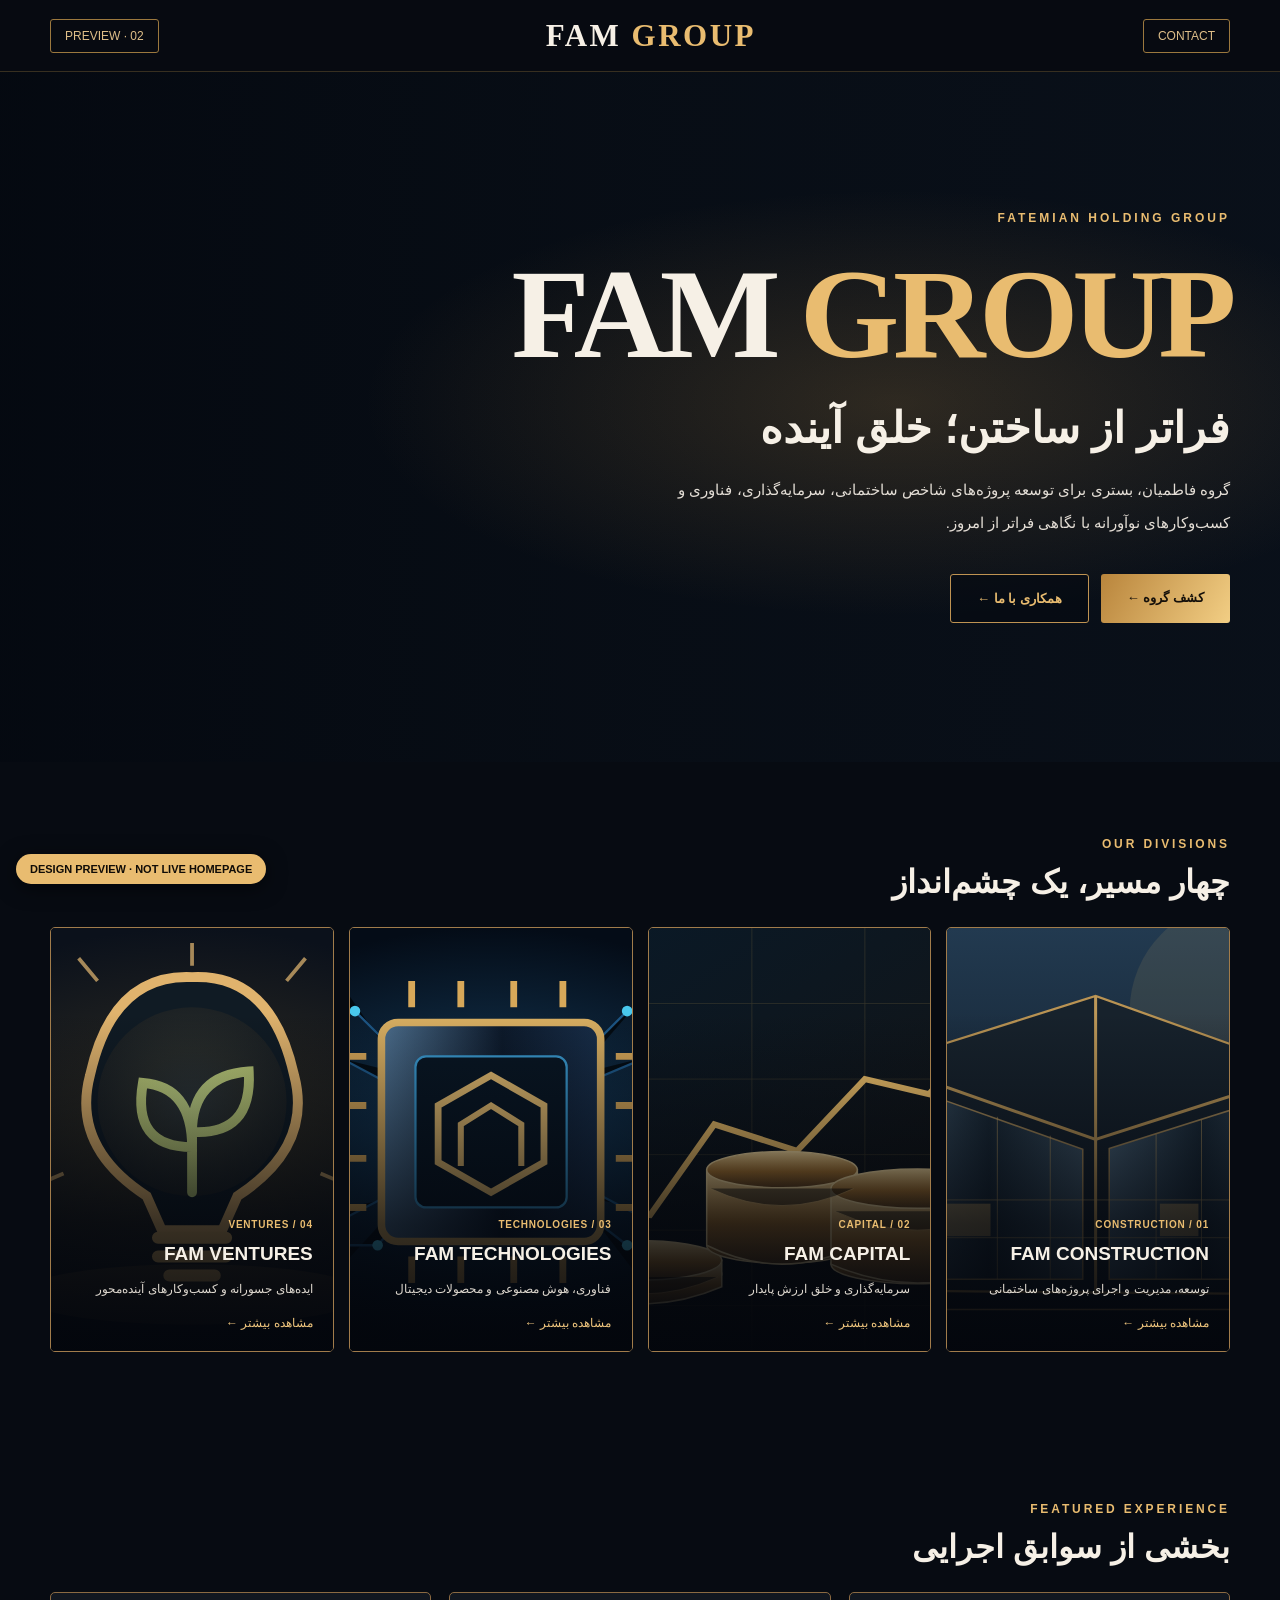
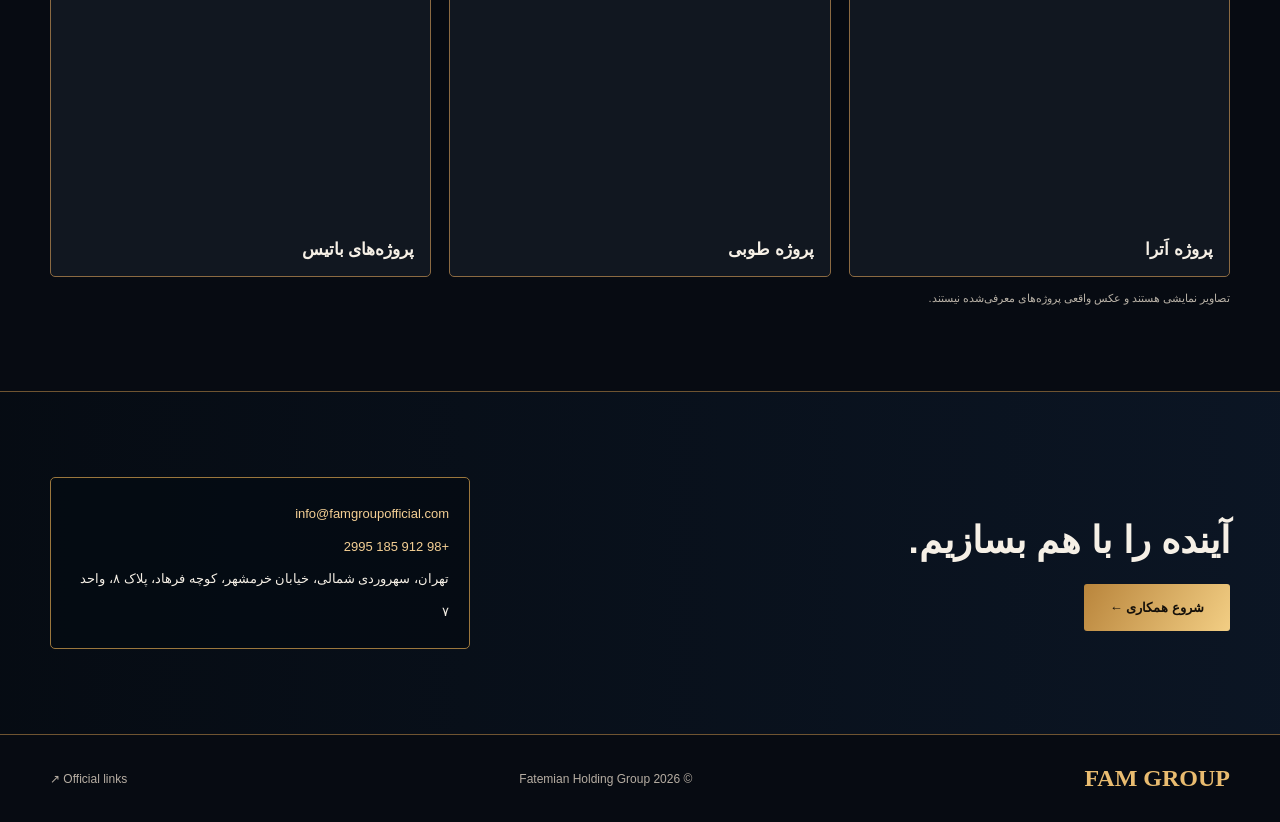
<file: preview-v2.html>
<!doctype html><html lang="fa" dir="rtl"><head><meta charset="utf-8"><meta name="viewport" content="width=device-width,initial-scale=1"><title>FAM GROUP — Design Preview</title><style>
:root{--gold:#e9bc70;--white:#f6f0e6;--bg:#070b12}*{box-sizing:border-box}html{scroll-behavior:smooth}body{margin:0;background:var(--bg);color:var(--white);font-family:Tahoma,Arial,sans-serif;overflow-x:hidden}a{text-decoration:none;color:inherit}.container{width:min(1180px,calc(100% - 38px));margin:auto}header{height:72px;display:flex;align-items:center;border-bottom:1px solid #c89a4b40;background:#070a11;position:relative;z-index:3}header .container{display:flex;justify-content:space-between;align-items:center;direction:ltr}header .wordmark{font:600 clamp(22px,3vw,31px) Georgia,serif;letter-spacing:.08em;color:var(--white)}header .wordmark span{color:var(--gold)}header .small{font-size:12px;color:#dfbf89;border:1px solid #9b783e;padding:9px 14px;border-radius:3px}.hero{position:relative;min-height:690px;display:flex;align-items:center;background:linear-gradient(90deg,#04080fe8 0%,#060b12c2 50%,#060b1280 100%),url('https://images.unsplash.com/photo-1486406146926-c627a92ad1ab?auto=format&fit=crop&w=2000&q=85') center/cover no-repeat,#0d1521}.hero:after{content:"";position:absolute;inset:0;background:radial-gradient(ellipse at 70% 48%,#ad82413b,transparent 42%);pointer-events:none}.hero .container{position:relative;z-index:1}.kicker{color:var(--gold);font:600 12px Arial;letter-spacing:.25em;direction:ltr;text-align:right}.hero h1{direction:ltr;text-align:right;font:700 clamp(55px,10vw,128px)/1 Georgia,serif;letter-spacing:-.05em;margin:25px 0}.hero h1 span{color:var(--gold)}.hero h2{font-size:clamp(24px,4vw,43px);margin:20px 0}.hero p{font-size:15px;color:#e3ddd5;line-height:2.2;max-width:570px}.actions{display:flex;gap:12px;flex-wrap:wrap;margin-top:35px}.button{background:linear-gradient(120deg,#b9853c,#f2ce84);color:#15100a;padding:16px 26px;border-radius:3px;font-weight:700;font-size:13px}.button.outline{color:var(--gold);background:#060a11a6;border:1px solid #bf9352}.section{padding:75px 0}.section h2{font-size:clamp(23px,3vw,32px);margin:0 0 26px}.section h2 small{display:block;color:var(--gold);font:600 12px Arial;letter-spacing:.24em;direction:ltr;text-align:right;margin-bottom:12px}.divisions{display:grid;grid-template-columns:repeat(4,minmax(0,1fr));gap:15px}.tile{height:425px;border:1px solid #a17c4b;border-radius:5px;overflow:hidden;position:relative;display:flex;align-items:flex-end;background:#111923}.tile:before{content:"";position:absolute;inset:0;background-position:center;background-size:cover;transition:transform .4s}.tile:hover:before{transform:scale(1.06)}.tile:after{content:"";position:absolute;inset:0;background:linear-gradient(0deg,#03060cf7,#03060cc0 30%,transparent 80%)}.tile.c:before{background-image:url('https://images.unsplash.com/photo-1600585154340-be6161a56a0c?auto=format&fit=crop&w=800&q=85'),url('assets/construction.svg')}.tile.i:before{background-image:url('https://images.unsplash.com/photo-1611974789855-9c2a0a7236a3?auto=format&fit=crop&w=800&q=85'),url('assets/capital.svg')}.tile.t:before{background-image:url('https://images.unsplash.com/photo-1518770660439-4636190af475?auto=format&fit=crop&w=800&q=85'),url('assets/technologies.svg')}.tile.v:before{background-image:url('https://images.unsplash.com/photo-1497366754035-f200968a6e72?auto=format&fit=crop&w=800&q=85'),url('assets/ventures.svg')}.tile .inner{position:relative;z-index:1;padding:20px;width:100%}.tile small{color:var(--gold);font:600 10px Arial;letter-spacing:.08em}.tile h3{font:700 19px Arial;direction:ltr;text-align:right;margin:11px 0}.tile p{font-size:12px;line-height:2;color:#ded8cf}.tile .arrow{color:#f0c67e;font-size:12px}.projects{display:grid;grid-template-columns:repeat(3,minmax(0,1fr));gap:18px}.project{border:1px solid #8b6a42;border-radius:5px;overflow:hidden;background:#111720}.project .photo{height:230px;background-size:cover;background-position:center}.project:nth-child(1) .photo{background-image:url('https://images.unsplash.com/photo-1600607687939-ce8a6c25118c?auto=format&fit=crop&w=900&q=85')}.project:nth-child(2) .photo{background-image:url('https://images.unsplash.com/photo-1486406146926-c627a92ad1ab?auto=format&fit=crop&w=900&q=85')}.project:nth-child(3) .photo{background-image:url('https://images.unsplash.com/photo-1600566753190-17f0baa2a6c3?auto=format&fit=crop&w=900&q=85')}.project h3{margin:16px;font-size:17px}.note{font-size:11px;color:#b9b2a7;margin-top:15px}.contact{background:linear-gradient(90deg,#050a11e8,#091322ad),url('https://images.unsplash.com/photo-1519501025264-65ba15a82390?auto=format&fit=crop&w=1600&q=85') center/cover no-repeat,#101a27;padding:85px 0;border-top:1px solid #6f5431;border-bottom:1px solid #6f5431}.contact .container{display:flex;justify-content:space-between;align-items:center;gap:24px}.contact h2{font-size:clamp(23px,4vw,37px);line-height:1.7;margin:0 0 25px}.contact .info{font-size:13px;line-height:2.5;background:#050b13c9;padding:20px;border:1px solid #9b773d;border-radius:5px;max-width:420px}.contact .info a{color:#f4cf94}footer{padding:30px 0;color:#b7aea3;font-size:12px}footer .container{display:flex;justify-content:space-between;gap:15px;align-items:center;flex-wrap:wrap}footer b{font:600 24px Georgia,serif;color:var(--gold)}.preview{position:fixed;bottom:16px;left:16px;z-index:9;background:#e9bc70;color:#100c07;padding:9px 14px;border-radius:30px;font:700 11px Arial;box-shadow:0 4px 20px #0008}
@media(max-width:960px){.divisions{grid-template-columns:repeat(2,minmax(0,1fr))}.tile{height:340px}}@media(max-width:620px){header{height:65px}header .small{font-size:10px;padding:8px}.hero{min-height:620px;background-position:65% center}.hero h1{font-size:clamp(44px,11.5vw,66px)}.hero h2{font-size:24px}.hero p{font-size:13px}.hero .container{padding:45px 0}.kicker{font-size:10px;letter-spacing:.12em}.button{padding:13px 16px;font-size:12px}.section{padding:52px 0}.divisions,.projects{grid-template-columns:1fr}.tile{height:330px}.contact{padding:55px 0}.contact .container{display:block}.contact .info{margin-top:30px;overflow-wrap:anywhere}.preview{font-size:9px;bottom:9px;left:9px}}
</style></head><body><header><div class="container"><span class="small">PREVIEW · 02</span><a href="#top" class="wordmark">FAM <span>GROUP</span></a><a class="small" href="#contact">CONTACT</a></div></header><main id="top"><section class="hero"><div class="container"><div class="kicker">FATEMIAN HOLDING GROUP</div><h1>FAM <span>GROUP</span></h1><h2>فراتر از ساختن؛ خلق آینده</h2><p>گروه فاطمیان، بستری برای توسعه پروژه‌های شاخص ساختمانی، سرمایه‌گذاری، فناوری و کسب‌وکارهای نوآورانه با نگاهی فراتر از امروز.</p><div class="actions"><a class="button" href="#divisions">کشف گروه ←</a><a class="button outline" href="#contact">همکاری با ما ←</a></div></div></section><section class="section" id="divisions"><div class="container"><h2><small>OUR DIVISIONS</small>چهار مسیر، یک چشم‌انداز</h2><div class="divisions"><a href="construction.html" class="tile c"><div class="inner"><small>01 / CONSTRUCTION</small><h3>FAM CONSTRUCTION</h3><p>توسعه، مدیریت و اجرای پروژه‌های ساختمانی</p><span class="arrow">مشاهده بیشتر ←</span></div></a><a href="capital.html" class="tile i"><div class="inner"><small>02 / CAPITAL</small><h3>FAM CAPITAL</h3><p>سرمایه‌گذاری و خلق ارزش پایدار</p><span class="arrow">مشاهده بیشتر ←</span></div></a><a href="technologies.html" class="tile t"><div class="inner"><small>03 / TECHNOLOGIES</small><h3>FAM TECHNOLOGIES</h3><p>فناوری، هوش مصنوعی و محصولات دیجیتال</p><span class="arrow">مشاهده بیشتر ←</span></div></a><a href="ventures.html" class="tile v"><div class="inner"><small>04 / VENTURES</small><h3>FAM VENTURES</h3><p>ایده‌های جسورانه و کسب‌وکارهای آینده‌محور</p><span class="arrow">مشاهده بیشتر ←</span></div></a></div></div></section><section class="section"><div class="container"><h2><small>FEATURED EXPERIENCE</small>بخشی از سوابق اجرایی</h2><div class="projects"><a class="project" href="construction.html"><div class="photo"></div><h3>پروژه اَترا</h3></a><a class="project" href="construction.html"><div class="photo"></div><h3>پروژه طوبی</h3></a><a class="project" href="construction.html"><div class="photo"></div><h3>پروژه‌های باتیس</h3></a></div><p class="note">تصاویر نمایشی هستند و عکس واقعی پروژه‌های معرفی‌شده نیستند.</p></div></section><section class="contact" id="contact"><div class="container"><div><h2>آینده را با هم بسازیم.</h2><a href="mailto:info@famgroupofficial.com" class="button">شروع همکاری ←</a></div><div class="info"><div><a href="mailto:info@famgroupofficial.com">info@famgroupofficial.com</a></div><div><a href="tel:+989121852995">+98 912 185 2995</a></div><div>تهران، سهروردی شمالی، خیابان خرمشهر، کوچه فرهاد، پلاک ۸، واحد ۷</div></div></div></section></main><footer><div class="container"><b>FAM GROUP</b><span>© 2026 Fatemian Holding Group</span><a href="https://links.famgroupofficial.com/">Official links ↗</a></div></footer><div class="preview">DESIGN PREVIEW · NOT LIVE HOMEPAGE</div></body></html>
</file>
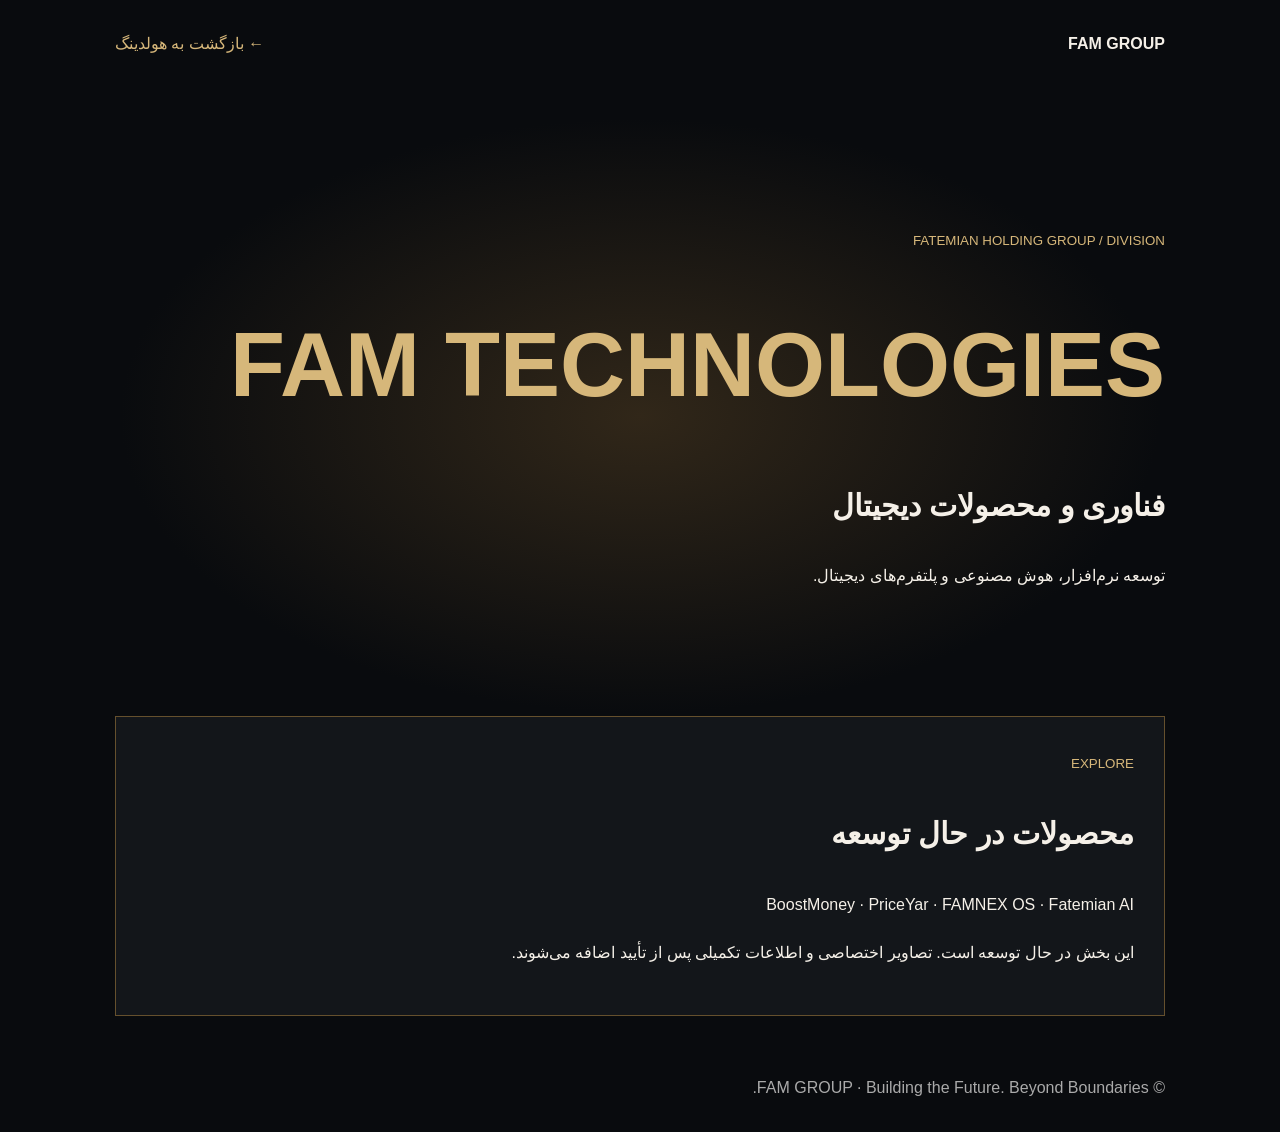
<file: technologies.html>
<!doctype html><html lang="fa" dir="rtl"><meta charset="utf-8"><meta name="viewport" content="width=device-width,initial-scale=1"><title>FAM Technologies | FAM GROUP</title><style>body{margin:0;background:#090b0e;color:#f5f0e8;font-family:Tahoma,Arial,sans-serif;line-height:2}header,main,footer{max-width:1050px;margin:auto;padding:28px}a{color:#d6b77a;text-decoration:none}nav{display:flex;justify-content:space-between}h1{font-size:clamp(36px,8vw,90px);font-family:Arial;line-height:1.1;color:#d6b77a}h2{font-size:30px}.hero{padding:12vh 0;background:radial-gradient(ellipse at center,#312719,#090b0e 70%)}.panel{padding:30px;border:1px solid #65502d;background:#13161a}small{color:#d6b77a}footer{color:#aaa}</style><header><nav><strong>FAM GROUP</strong><a href="index.html">← بازگشت به هولدینگ</a></nav></header><main><div class="hero"><small>FATEMIAN HOLDING GROUP / DIVISION</small><h1>FAM TECHNOLOGIES</h1><h2>فناوری و محصولات دیجیتال</h2><p>توسعه نرم‌افزار، هوش مصنوعی و پلتفرم‌های دیجیتال.</p></div><div class="panel"><small>EXPLORE</small><h2>محصولات در حال توسعه</h2><p>BoostMoney · PriceYar · FAMNEX OS · Fatemian AI</p><p>این بخش در حال توسعه است. تصاویر اختصاصی و اطلاعات تکمیلی پس از تأیید اضافه می‌شوند.</p></div></main><footer>© FAM GROUP · Building the Future. Beyond Boundaries.</footer></html>
</file>
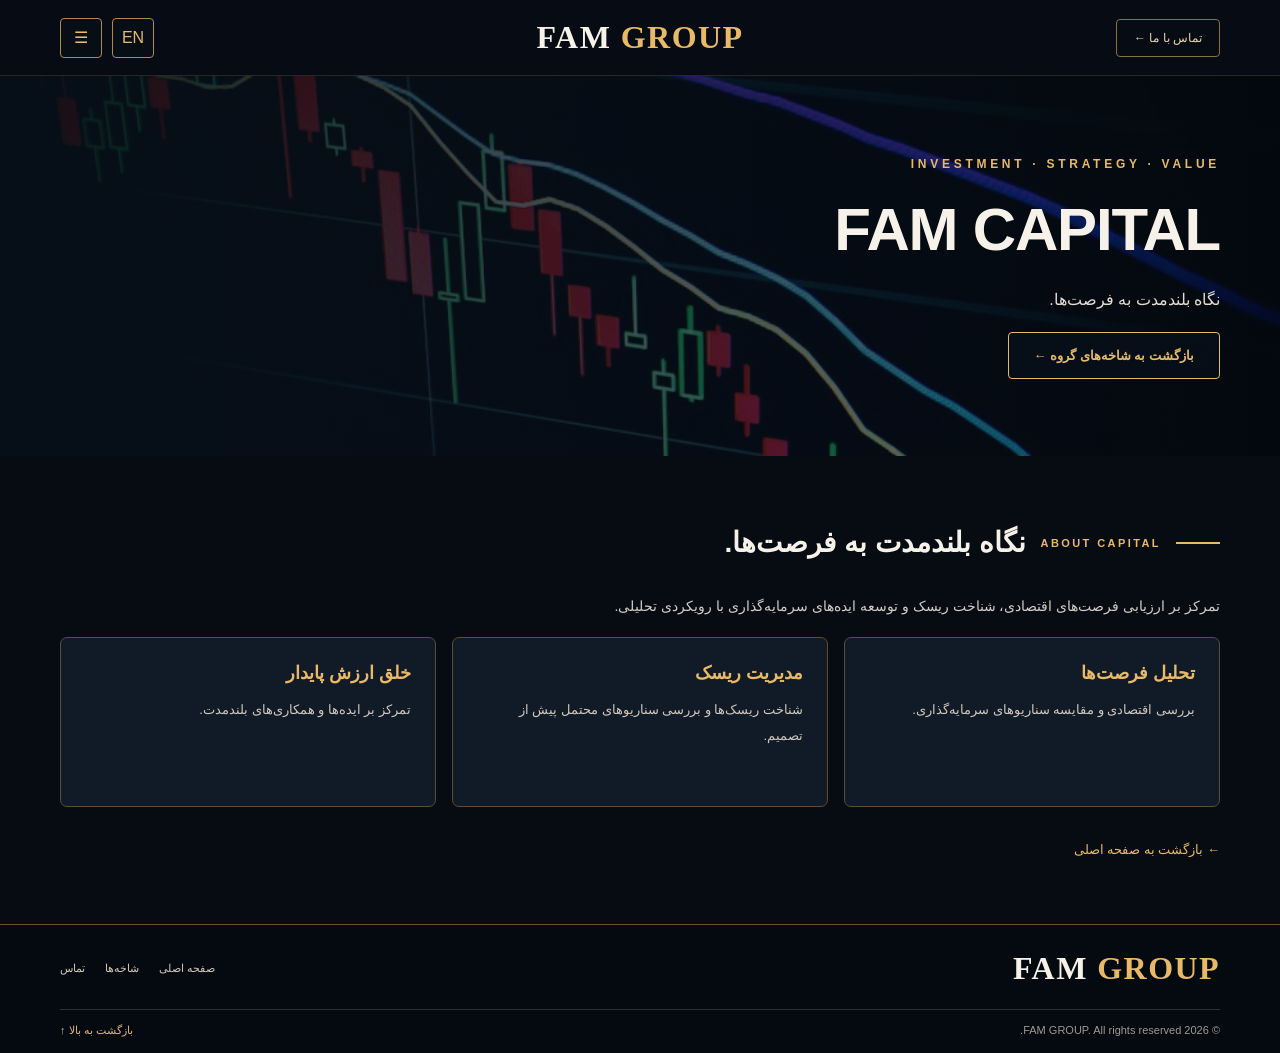
<file: new-site/capital.html>
<!doctype html><html lang="fa" dir="rtl"><head><meta charset="utf-8"><meta name="viewport" content="width=device-width,initial-scale=1"><meta name="theme-color" content="#070b12"><meta name="description" content="FAM CAPITAL — Fatemian Holding Group"><title>FAM CAPITAL | FAM GROUP</title><link rel="stylesheet" href="./style.css?v=20261016-3"></head><body><header class="site-header" id="top"><div class="container"><div class="header-control"><button class="iconbtn" id="menuBtn" aria-controls="mainMenu" aria-expanded="false" aria-label="نمایش منو">☰</button><button class="iconbtn" id="languageBtn">EN</button></div><a href="./index.html" class="wordmark">FAM <span>GROUP</span></a><a href="./index.html#contact" class="header-contact"><span class="i18n-fa">تماس با ما ←</span><span class="i18n-en">Contact →</span></a><nav class="drawer" id="mainMenu" aria-hidden="true"><a href="./index.html"><span class="i18n-fa">صفحه اصلی</span><span class="i18n-en">Home</span></a><a href="./index.html#divisions"><span class="i18n-fa">شاخه‌ها</span><span class="i18n-en">Divisions</span></a><a href="./construction.html">FAM CONSTRUCTION</a><a href="./capital.html">FAM CAPITAL</a><a href="./technologies.html">FAM TECHNOLOGIES</a><a href="./ventures.html">FAM VENTURES</a><a href="./index.html#contact"><span class="i18n-fa">تماس با ما</span><span class="i18n-en">Contact</span></a></nav></div></header><main><section class="sub-hero" style="--sub-bg:url('./assets/capital.jpg')"><div class="container"><div class="eyebrow">INVESTMENT · STRATEGY · VALUE</div><h1>FAM CAPITAL</h1><p><span class="i18n-fa">نگاه بلندمدت به فرصت‌ها.</span><span class="i18n-en">Investing in sustainable value.</span></p><a class="btn outline" href="./index.html#divisions"><span class="i18n-fa">بازگشت به شاخه‌های گروه ←</span><span class="i18n-en">Explore all divisions →</span></a></div></section><section class="section"><div class="container"><div class="section-title"><span class="latin">ABOUT CAPITAL</span><h2><span class="i18n-fa">نگاه بلندمدت به فرصت‌ها.</span><span class="i18n-en">Investing in sustainable value.</span></h2></div><p class="content-text"><span class="i18n-fa">تمرکز بر ارزیابی فرصت‌های اقتصادی، شناخت ریسک و توسعه ایده‌های سرمایه‌گذاری با رویکردی تحلیلی.</span><span class="i18n-en">Evaluating opportunities and risks with a research-driven investment perspective.</span></p><div class="feature-grid"><article class="feature"><strong><span class="i18n-fa">تحلیل فرصت‌ها</span><span class="i18n-en">Opportunity Analysis</span></strong><p><span class="i18n-fa">بررسی اقتصادی و مقایسه سناریوهای سرمایه‌گذاری.</span><span class="i18n-en">Research-led evaluation of investment options.</span></p></article><article class="feature"><strong><span class="i18n-fa">مدیریت ریسک</span><span class="i18n-en">Risk Perspective</span></strong><p><span class="i18n-fa">شناخت ریسک‌ها و بررسی سناریوهای محتمل پیش از تصمیم.</span><span class="i18n-en">Evaluating uncertainty before decisions.</span></p></article><article class="feature"><strong><span class="i18n-fa">خلق ارزش پایدار</span><span class="i18n-en">Long-Term Value</span></strong><p><span class="i18n-fa">تمرکز بر ایده‌ها و همکاری‌های بلندمدت.</span><span class="i18n-en">Long-horizon projects and partnerships.</span></p></article></div><a class="backline" href="./index.html"><span class="i18n-fa">← بازگشت به صفحه اصلی</span><span class="i18n-en">← Back to homepage</span></a></div></section></main><footer class="site-footer"><div class="container"><div class="footer-top"><span class="wordmark">FAM <span>GROUP</span></span><nav class="footer-links"><a href="./index.html"><span class="i18n-fa">صفحه اصلی</span><span class="i18n-en">Home</span></a><a href="./index.html#divisions"><span class="i18n-fa">شاخه‌ها</span><span class="i18n-en">Divisions</span></a><a href="./index.html#contact"><span class="i18n-fa">تماس</span><span class="i18n-en">Contact</span></a></nav></div><div class="footer-bottom"><span>© 2026 FAM GROUP. All rights reserved.</span><a href="#top"><span class="i18n-fa">بازگشت به بالا ↑</span><span class="i18n-en">Back to top ↑</span></a></div></div></footer><script src="./main.js?v=20261016-3"></script></body></html>
</file>
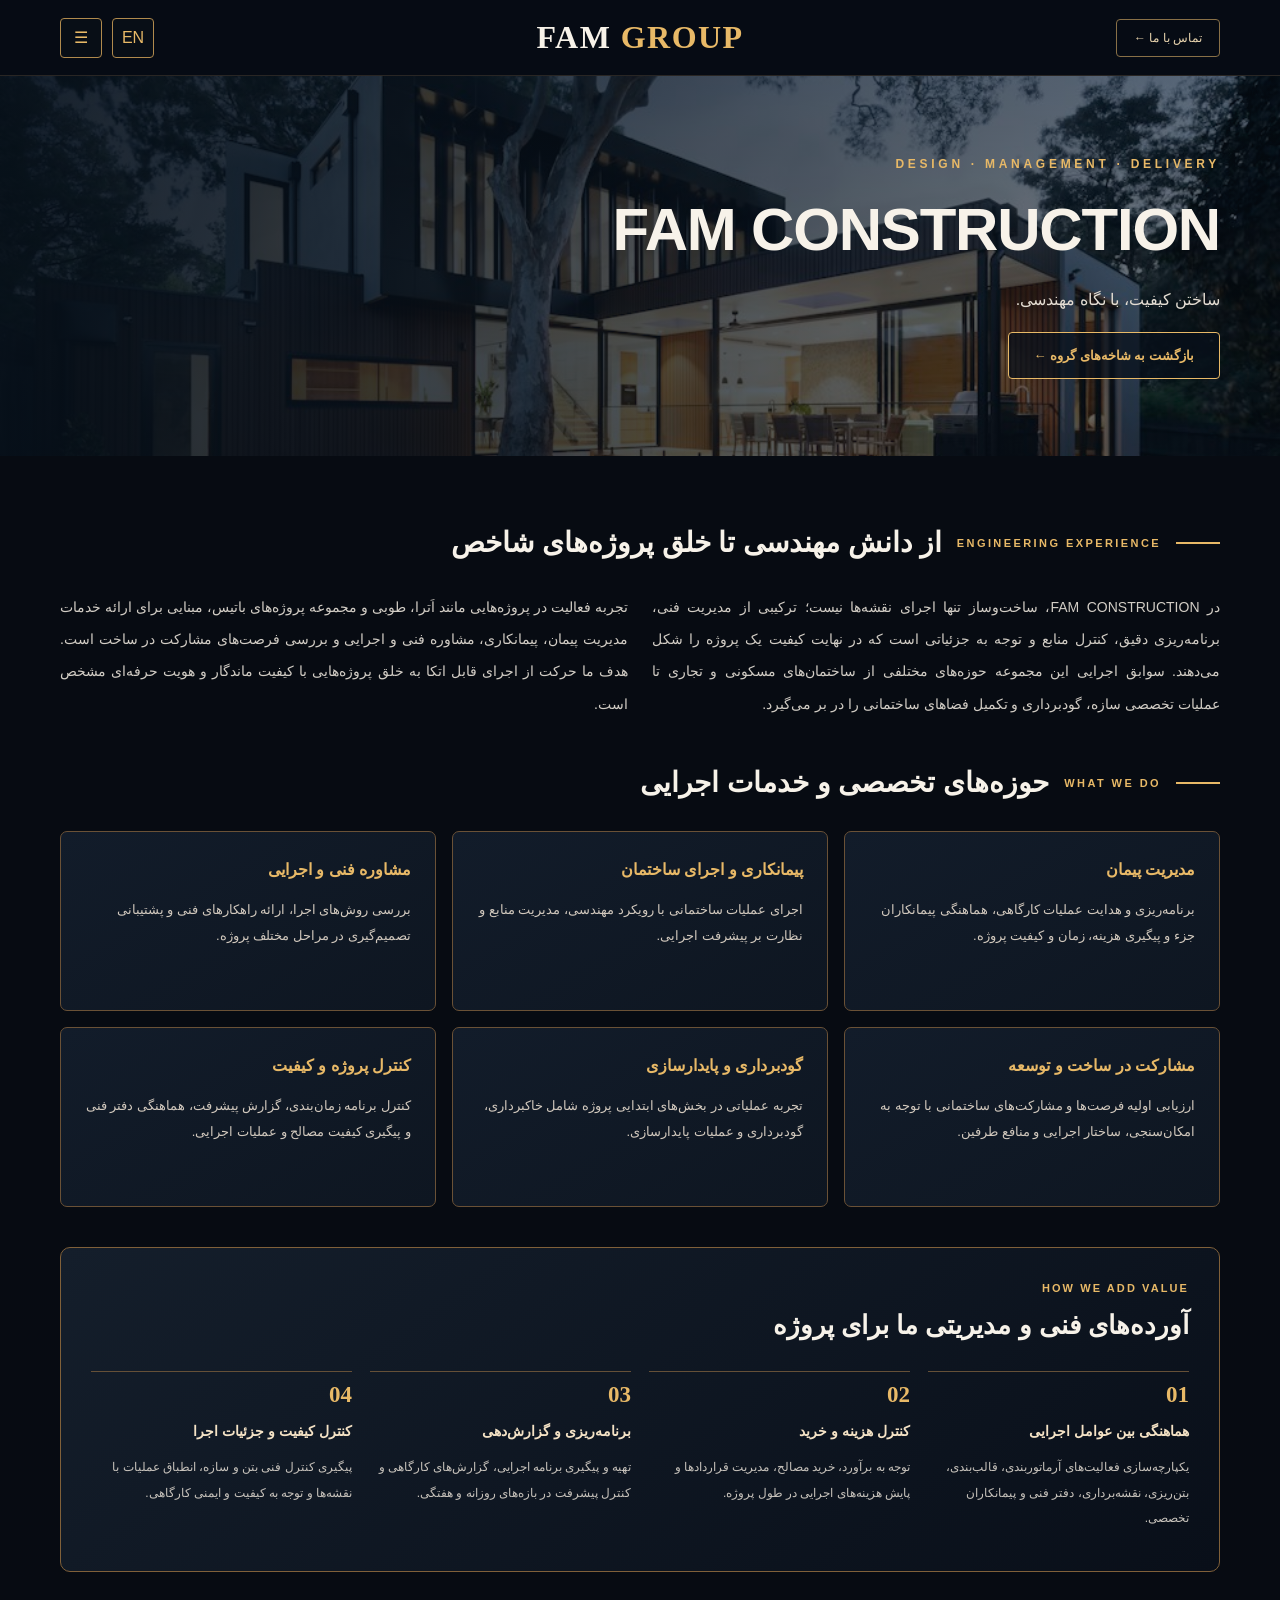
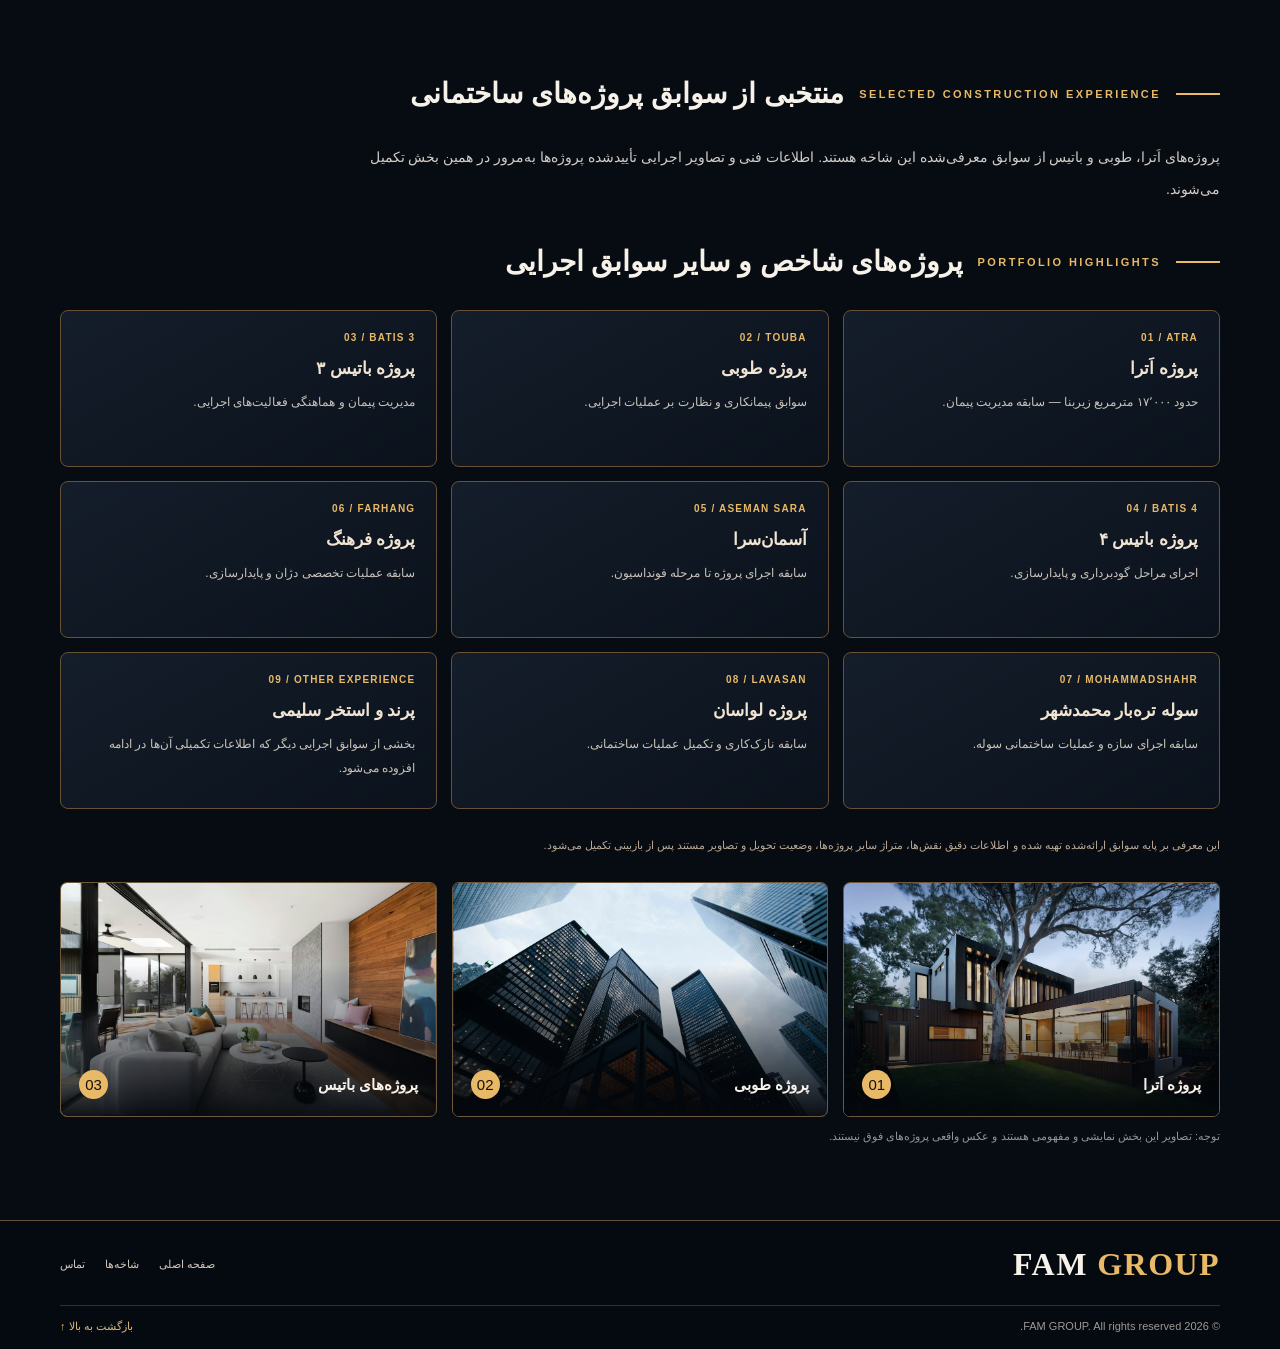
<file: new-site/construction.html>
<!doctype html><html lang="fa" dir="rtl"><head><meta charset="utf-8"><meta name="viewport" content="width=device-width,initial-scale=1"><meta name="theme-color" content="#070b12"><meta name="description" content="FAM CONSTRUCTION — Fatemian Holding Group"><title>FAM CONSTRUCTION | FAM GROUP</title><link rel="stylesheet" href="./style.css?v=20261016-7"></head><body><header class="site-header" id="top"><div class="container"><div class="header-control"><button class="iconbtn" id="menuBtn" aria-controls="mainMenu" aria-expanded="false" aria-label="نمایش منو">☰</button><button class="iconbtn" id="languageBtn">EN</button></div><a href="./index.html" class="wordmark">FAM <span>GROUP</span></a><a href="./index.html#contact" class="header-contact"><span class="i18n-fa">تماس با ما ←</span><span class="i18n-en">Contact →</span></a><nav class="drawer" id="mainMenu" aria-hidden="true"><a href="./index.html"><span class="i18n-fa">صفحه اصلی</span><span class="i18n-en">Home</span></a><a href="./index.html#divisions"><span class="i18n-fa">شاخه‌ها</span><span class="i18n-en">Divisions</span></a><a href="./construction.html">FAM CONSTRUCTION</a><a href="./capital.html">FAM CAPITAL</a><a href="./technologies.html">FAM TECHNOLOGIES</a><a href="./ventures.html">FAM VENTURES</a><a href="./index.html#contact"><span class="i18n-fa">تماس با ما</span><span class="i18n-en">Contact</span></a></nav></div></header><main><section class="sub-hero" style="--sub-bg:url('./assets/construction.jpg')"><div class="container"><div class="eyebrow">DESIGN · MANAGEMENT · DELIVERY</div><h1>FAM CONSTRUCTION</h1><p><span class="i18n-fa">ساختن کیفیت، با نگاه مهندسی.</span><span class="i18n-en">Engineering spaces that endure.</span></p><a class="btn outline" href="./index.html#divisions"><span class="i18n-fa">بازگشت به شاخه‌های گروه ←</span><span class="i18n-en">Explore all divisions →</span></a></div></section><section class="section construction-story" id="about-construction"><div class="container">
<div class="section-title"><span class="latin">ENGINEERING EXPERIENCE</span><h2><span class="i18n-fa">از دانش مهندسی تا خلق پروژه‌های شاخص</span><span class="i18n-en">From engineering expertise to signature projects</span></h2></div>
<div class="construction-intro">
<p class="content-text"><span class="i18n-fa">در FAM CONSTRUCTION، ساخت‌وساز تنها اجرای نقشه‌ها نیست؛ ترکیبی از مدیریت فنی، برنامه‌ریزی دقیق، کنترل منابع و توجه به جزئیاتی است که در نهایت کیفیت یک پروژه را شکل می‌دهند. سوابق اجرایی این مجموعه حوزه‌های مختلفی از ساختمان‌های مسکونی و تجاری تا عملیات تخصصی سازه، گودبرداری و تکمیل فضاهای ساختمانی را در بر می‌گیرد.</span><span class="i18n-en">Construction is more than delivering drawings. FAM CONSTRUCTION combines technical coordination, detailed planning, resource control and craftsmanship across residential, commercial and specialist building works.</span></p>
<p class="content-text"><span class="i18n-fa">تجربه فعالیت در پروژه‌هایی مانند اَترا، طوبی و مجموعه پروژه‌های باتیس، مبنایی برای ارائه خدمات مدیریت پیمان، پیمانکاری، مشاوره فنی و اجرایی و بررسی فرصت‌های مشارکت در ساخت است. هدف ما حرکت از اجرای قابل اتکا به خلق پروژه‌هایی با کیفیت ماندگار و هویت حرفه‌ای مشخص است.</span><span class="i18n-en">Experience spanning Atra, Touba and the Batis projects supports services in construction management, contracting, technical consulting and development partnerships, with a focus on durable quality.</span></p>
</div>
<div class="section-title construction-subtitle"><span class="latin">WHAT WE DO</span><h2><span class="i18n-fa">حوزه‌های تخصصی و خدمات اجرایی</span><span class="i18n-en">Expertise and delivery services</span></h2></div>
<div class="feature-grid construction-services">
<article class="feature"><strong><span class="i18n-fa">مدیریت پیمان</span><span class="i18n-en">Construction Management</span></strong><p><span class="i18n-fa">برنامه‌ریزی و هدایت عملیات کارگاهی، هماهنگی پیمانکاران جزء و پیگیری هزینه، زمان و کیفیت پروژه.</span><span class="i18n-en">Planning and coordinating site operations, subcontractors, budgets, schedules and quality.</span></p></article>
<article class="feature"><strong><span class="i18n-fa">پیمانکاری و اجرای ساختمان</span><span class="i18n-en">Contracting &amp; Delivery</span></strong><p><span class="i18n-fa">اجرای عملیات ساختمانی با رویکرد مهندسی، مدیریت منابع و نظارت بر پیشرفت اجرایی.</span><span class="i18n-en">Construction execution informed by engineering oversight and efficient resource management.</span></p></article>
<article class="feature"><strong><span class="i18n-fa">مشاوره فنی و اجرایی</span><span class="i18n-en">Technical Consulting</span></strong><p><span class="i18n-fa">بررسی روش‌های اجرا، ارائه راهکارهای فنی و پشتیبانی تصمیم‌گیری در مراحل مختلف پروژه.</span><span class="i18n-en">Technical execution methods, practical engineering guidance and project-stage advisory.</span></p></article>
<article class="feature"><strong><span class="i18n-fa">مشارکت در ساخت و توسعه</span><span class="i18n-en">Development Partnerships</span></strong><p><span class="i18n-fa">ارزیابی اولیه فرصت‌ها و مشارکت‌های ساختمانی با توجه به امکان‌سنجی، ساختار اجرایی و منافع طرفین.</span><span class="i18n-en">Evaluating development opportunities, delivery structures and stakeholder value.</span></p></article>
<article class="feature"><strong><span class="i18n-fa">گودبرداری و پایدارسازی</span><span class="i18n-en">Excavation &amp; Shoring</span></strong><p><span class="i18n-fa">تجربه عملیاتی در بخش‌های ابتدایی پروژه شامل خاکبرداری، گودبرداری و عملیات پایدارسازی.</span><span class="i18n-en">Experience in early-phase earthworks, excavation and stabilization operations.</span></p></article>
<article class="feature"><strong><span class="i18n-fa">کنترل پروژه و کیفیت</span><span class="i18n-en">Project &amp; Quality Control</span></strong><p><span class="i18n-fa">کنترل برنامه زمان‌بندی، گزارش پیشرفت، هماهنگی دفتر فنی و پیگیری کیفیت مصالح و عملیات اجرایی.</span><span class="i18n-en">Scheduling, progress reporting, technical-office coordination and quality assurance.</span></p></article>
</div>
<div class="construction-strengths">
<div class="strengths-head"><span class="latin">HOW WE ADD VALUE</span><h3><span class="i18n-fa">آورده‌های فنی و مدیریتی ما برای پروژه</span><span class="i18n-en">Our contribution to each project</span></h3></div>
<div class="strengths-grid">
<div><span class="strength-number">01</span><strong><span class="i18n-fa">هماهنگی بین عوامل اجرایی</span><span class="i18n-en">Site coordination</span></strong><p><span class="i18n-fa">یکپارچه‌سازی فعالیت‌های آرماتوربندی، قالب‌بندی، بتن‌ریزی، نقشه‌برداری، دفتر فنی و پیمانکاران تخصصی.</span><span class="i18n-en">Coordinating reinforcement, formwork, concrete, surveying, technical-office and trade teams.</span></p></div>
<div><span class="strength-number">02</span><strong><span class="i18n-fa">کنترل هزینه و خرید</span><span class="i18n-en">Cost &amp; procurement</span></strong><p><span class="i18n-fa">توجه به برآورد، خرید مصالح، مدیریت قراردادها و پایش هزینه‌های اجرایی در طول پروژه.</span><span class="i18n-en">Estimating, procurement, contracts and tracking execution costs.</span></p></div>
<div><span class="strength-number">03</span><strong><span class="i18n-fa">برنامه‌ریزی و گزارش‌دهی</span><span class="i18n-en">Scheduling &amp; reporting</span></strong><p><span class="i18n-fa">تهیه و پیگیری برنامه اجرایی، گزارش‌های کارگاهی و کنترل پیشرفت در بازه‌های روزانه و هفتگی.</span><span class="i18n-en">Construction schedules, site reporting and daily and weekly progress tracking.</span></p></div>
<div><span class="strength-number">04</span><strong><span class="i18n-fa">کنترل کیفیت و جزئیات اجرا</span><span class="i18n-en">Quality assurance</span></strong><p><span class="i18n-fa">پیگیری کنترل فنی بتن و سازه، انطباق عملیات با نقشه‌ها و توجه به کیفیت و ایمنی کارگاهی.</span><span class="i18n-en">Concrete and structural quality, conformity with drawings and site safety.</span></p></div>
</div></div>
</div></section><section class="section" id="projects"><div class="container"><div class="section-title"><span class="latin">SELECTED CONSTRUCTION EXPERIENCE</span><h2><span class="i18n-fa">منتخبی از سوابق پروژه‌های ساختمانی</span><span class="i18n-en">Selected project experience</span></h2></div>
<p class="content-text"><span class="i18n-fa">پروژه‌های اَترا، طوبی و باتیس از سوابق معرفی‌شده این شاخه هستند. اطلاعات فنی و تصاویر اجرایی تأییدشده پروژه‌ها به‌مرور در همین بخش تکمیل می‌شوند.</span><span class="i18n-en">The group lists Atra, Touba and Batis among its project experience; verified project photography and technical details will be added here.</span></p>
<div class="section-title construction-subtitle"><span class="latin">PORTFOLIO HIGHLIGHTS</span><h2><span class="i18n-fa">پروژه‌های شاخص و سایر سوابق اجرایی</span><span class="i18n-en">Project highlights and additional experience</span></h2></div>
<div class="experience-grid">
<article class="experience-item"><small>01 / ATRA</small><h3><span class="i18n-fa">پروژه اَترا</span><span class="i18n-en">Atra</span></h3><p><span class="i18n-fa">حدود ۱۷٬۰۰۰ مترمربع زیربنا — سابقه مدیریت پیمان.</span><span class="i18n-en">Approximately 17,000 sqm — construction management experience.</span></p></article>
<article class="experience-item"><small>02 / TOUBA</small><h3><span class="i18n-fa">پروژه طوبی</span><span class="i18n-en">Touba</span></h3><p><span class="i18n-fa">سوابق پیمانکاری و نظارت بر عملیات اجرایی.</span><span class="i18n-en">Contracting and site supervision experience.</span></p></article>
<article class="experience-item"><small>03 / BATIS 3</small><h3><span class="i18n-fa">پروژه باتیس ۳</span><span class="i18n-en">Batis 3</span></h3><p><span class="i18n-fa">مدیریت پیمان و هماهنگی فعالیت‌های اجرایی.</span><span class="i18n-en">Construction management and delivery coordination.</span></p></article>
<article class="experience-item"><small>04 / BATIS 4</small><h3><span class="i18n-fa">پروژه باتیس ۴</span><span class="i18n-en">Batis 4</span></h3><p><span class="i18n-fa">اجرای مراحل گودبرداری و پایدارسازی.</span><span class="i18n-en">Excavation and shoring-stage operations.</span></p></article>
<article class="experience-item"><small>05 / ASEMAN SARA</small><h3><span class="i18n-fa">آسمان‌سرا</span><span class="i18n-en">Aseman Sara</span></h3><p><span class="i18n-fa">سابقه اجرای پروژه تا مرحله فونداسیون.</span><span class="i18n-en">Construction involvement through foundation stage.</span></p></article>
<article class="experience-item"><small>06 / FARHANG</small><h3><span class="i18n-fa">پروژه فرهنگ</span><span class="i18n-en">Farhang</span></h3><p><span class="i18n-fa">سابقه عملیات تخصصی دژان و پایدارسازی.</span><span class="i18n-en">Specialist retaining and stabilization works.</span></p></article>
<article class="experience-item"><small>07 / MOHAMMADSHAHR</small><h3><span class="i18n-fa">سوله تره‌بار محمدشهر</span><span class="i18n-en">Mohammadshahr Market Hall</span></h3><p><span class="i18n-fa">سابقه اجرای سازه و عملیات ساختمانی سوله.</span><span class="i18n-en">Industrial hall and structural construction experience.</span></p></article>
<article class="experience-item"><small>08 / LAVASAN</small><h3><span class="i18n-fa">پروژه لواسان</span><span class="i18n-en">Lavasan</span></h3><p><span class="i18n-fa">سابقه نازک‌کاری و تکمیل عملیات ساختمانی.</span><span class="i18n-en">Finishing and architectural works experience.</span></p></article>
<article class="experience-item"><small>09 / OTHER EXPERIENCE</small><h3><span class="i18n-fa">پرند و استخر سلیمی</span><span class="i18n-en">Parand &amp; Salimi Pool</span></h3><p><span class="i18n-fa">بخشی از سوابق اجرایی دیگر که اطلاعات تکمیلی آن‌ها در ادامه افزوده می‌شود.</span><span class="i18n-en">Additional referenced project experience; details will be added.</span></p></article>
</div><p class="experience-note"><span class="i18n-fa">این معرفی بر پایه سوابق ارائه‌شده تهیه شده و اطلاعات دقیق نقش‌ها، متراژ سایر پروژه‌ها، وضعیت تحویل و تصاویر مستند پس از بازبینی تکمیل می‌شود.</span><span class="i18n-en">This initial overview is based on supplied project history. Detailed roles, sizes, completion status and verified photographs will be reviewed and added.</span></p><div class="project-row">
<article class="project project-1"><div class="project-image"></div><div class="project-label"><strong><span class="i18n-fa">پروژه اَترا</span><span class="i18n-en">Atra project</span></strong><span>01</span></div></article>
<article class="project project-2"><div class="project-image"></div><div class="project-label"><strong><span class="i18n-fa">پروژه طوبی</span><span class="i18n-en">Touba project</span></strong><span>02</span></div></article>
<article class="project project-3"><div class="project-image"></div><div class="project-label"><strong><span class="i18n-fa">پروژه‌های باتیس</span><span class="i18n-en">Batis projects</span></strong><span>03</span></div></article>
</div><p class="image-note"><span class="i18n-fa">توجه: تصاویر این بخش نمایشی و مفهومی هستند و عکس واقعی پروژه‌های فوق نیستند.</span><span class="i18n-en">Note: these are illustrative concept images, not verified photographs of the projects.</span></p>
</div></section></main><footer class="site-footer"><div class="container"><div class="footer-top"><span class="wordmark">FAM <span>GROUP</span></span><nav class="footer-links"><a href="./index.html"><span class="i18n-fa">صفحه اصلی</span><span class="i18n-en">Home</span></a><a href="./index.html#divisions"><span class="i18n-fa">شاخه‌ها</span><span class="i18n-en">Divisions</span></a><a href="./index.html#contact"><span class="i18n-fa">تماس</span><span class="i18n-en">Contact</span></a></nav></div><div class="footer-bottom"><span>© 2026 FAM GROUP. All rights reserved.</span><a href="#top"><span class="i18n-fa">بازگشت به بالا ↑</span><span class="i18n-en">Back to top ↑</span></a></div></div></footer><script src="./main.js?v=20261016-3"></script></body></html>
</file>
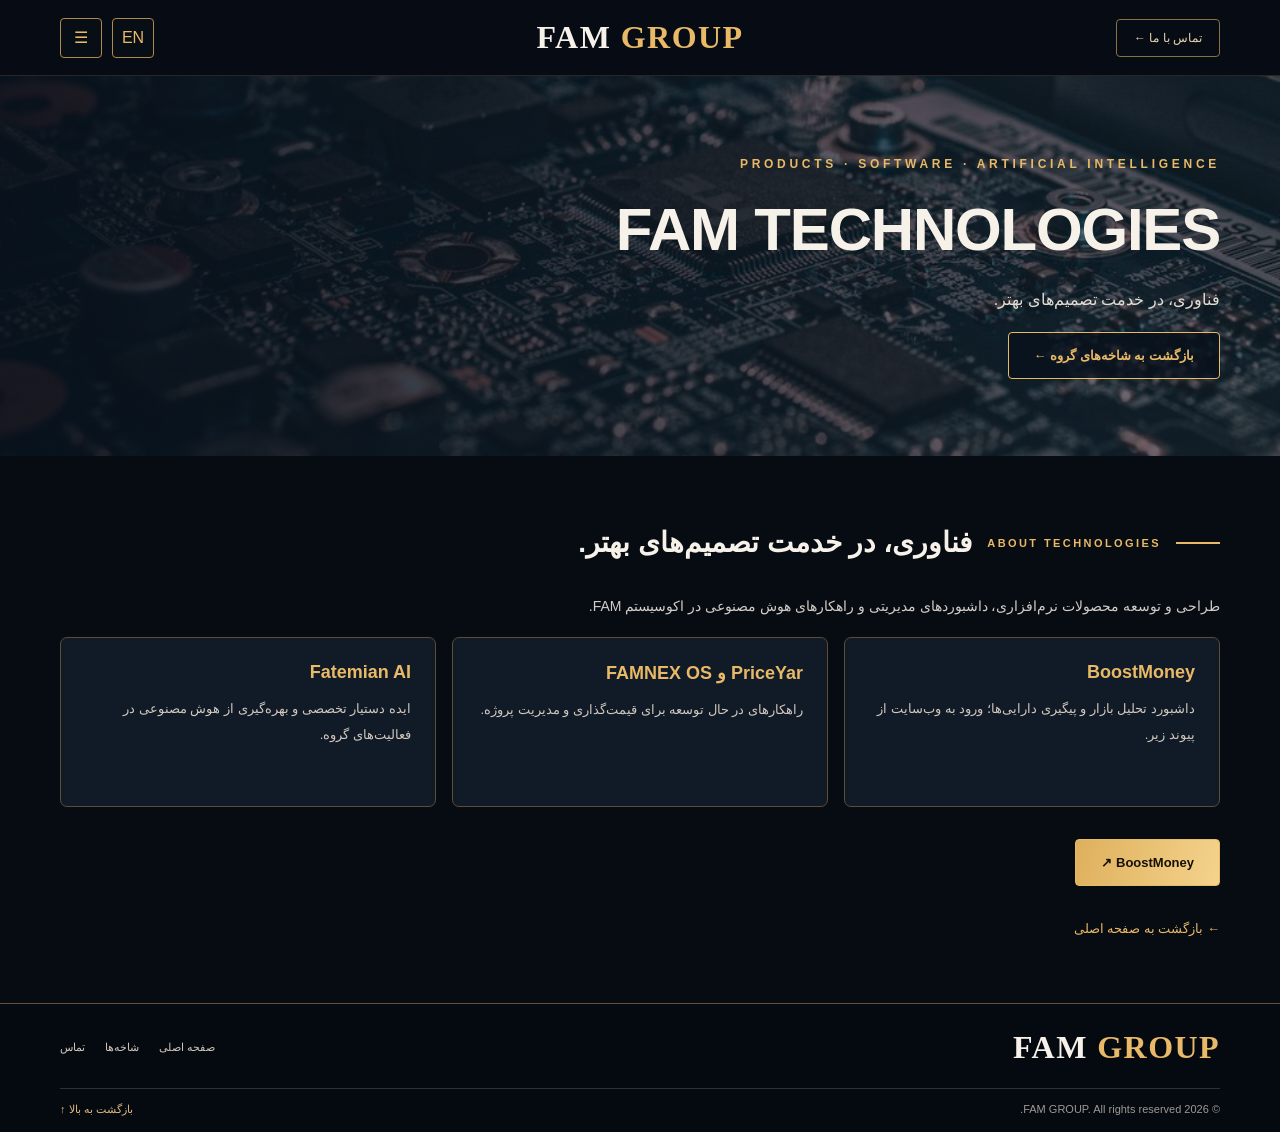
<file: new-site/technologies.html>
<!doctype html><html lang="fa" dir="rtl"><head><meta charset="utf-8"><meta name="viewport" content="width=device-width,initial-scale=1"><meta name="theme-color" content="#070b12"><meta name="description" content="FAM TECHNOLOGIES — Fatemian Holding Group"><title>FAM TECHNOLOGIES | FAM GROUP</title><link rel="stylesheet" href="./style.css?v=20261016-3"></head><body><header class="site-header" id="top"><div class="container"><div class="header-control"><button class="iconbtn" id="menuBtn" aria-controls="mainMenu" aria-expanded="false" aria-label="نمایش منو">☰</button><button class="iconbtn" id="languageBtn">EN</button></div><a href="./index.html" class="wordmark">FAM <span>GROUP</span></a><a href="./index.html#contact" class="header-contact"><span class="i18n-fa">تماس با ما ←</span><span class="i18n-en">Contact →</span></a><nav class="drawer" id="mainMenu" aria-hidden="true"><a href="./index.html"><span class="i18n-fa">صفحه اصلی</span><span class="i18n-en">Home</span></a><a href="./index.html#divisions"><span class="i18n-fa">شاخه‌ها</span><span class="i18n-en">Divisions</span></a><a href="./construction.html">FAM CONSTRUCTION</a><a href="./capital.html">FAM CAPITAL</a><a href="./technologies.html">FAM TECHNOLOGIES</a><a href="./ventures.html">FAM VENTURES</a><a href="./index.html#contact"><span class="i18n-fa">تماس با ما</span><span class="i18n-en">Contact</span></a></nav></div></header><main><section class="sub-hero" style="--sub-bg:url('./assets/technology.jpg')"><div class="container"><div class="eyebrow">PRODUCTS · SOFTWARE · ARTIFICIAL INTELLIGENCE</div><h1>FAM TECHNOLOGIES</h1><p><span class="i18n-fa">فناوری، در خدمت تصمیم‌های بهتر.</span><span class="i18n-en">Technology built for better decisions.</span></p><a class="btn outline" href="./index.html#divisions"><span class="i18n-fa">بازگشت به شاخه‌های گروه ←</span><span class="i18n-en">Explore all divisions →</span></a></div></section><section class="section"><div class="container"><div class="section-title"><span class="latin">ABOUT TECHNOLOGIES</span><h2><span class="i18n-fa">فناوری، در خدمت تصمیم‌های بهتر.</span><span class="i18n-en">Technology built for better decisions.</span></h2></div><p class="content-text"><span class="i18n-fa">طراحی و توسعه محصولات نرم‌افزاری، داشبوردهای مدیریتی و راهکارهای هوش مصنوعی در اکوسیستم FAM.</span><span class="i18n-en">Software products, management dashboards and AI solutions across the FAM ecosystem.</span></p><div class="feature-grid"><article class="feature"><strong><span class="i18n-fa">BoostMoney</span><span class="i18n-en">BoostMoney</span></strong><p><span class="i18n-fa">داشبورد تحلیل بازار و پیگیری دارایی‌ها؛ ورود به وب‌سایت از پیوند زیر.</span><span class="i18n-en">Market and asset dashboard.</span></p></article><article class="feature"><strong><span class="i18n-fa">PriceYar و FAMNEX OS</span><span class="i18n-en">PriceYar & FAMNEX OS</span></strong><p><span class="i18n-fa">راهکارهای در حال توسعه برای قیمت‌گذاری و مدیریت پروژه.</span><span class="i18n-en">In-development concepts for pricing and project management.</span></p></article><article class="feature"><strong><span class="i18n-fa">Fatemian AI</span><span class="i18n-en">Fatemian AI</span></strong><p><span class="i18n-fa">ایده دستیار تخصصی و بهره‌گیری از هوش مصنوعی در فعالیت‌های گروه.</span><span class="i18n-en">AI-enabled specialist assistant initiative.</span></p></article></div><div class="hero-buttons"><a href="https://boostmoney.famgroupofficial.com/" target="_blank" rel="noopener noreferrer" class="btn">BoostMoney ↗</a></div><a class="backline" href="./index.html"><span class="i18n-fa">← بازگشت به صفحه اصلی</span><span class="i18n-en">← Back to homepage</span></a></div></section></main><footer class="site-footer"><div class="container"><div class="footer-top"><span class="wordmark">FAM <span>GROUP</span></span><nav class="footer-links"><a href="./index.html"><span class="i18n-fa">صفحه اصلی</span><span class="i18n-en">Home</span></a><a href="./index.html#divisions"><span class="i18n-fa">شاخه‌ها</span><span class="i18n-en">Divisions</span></a><a href="./index.html#contact"><span class="i18n-fa">تماس</span><span class="i18n-en">Contact</span></a></nav></div><div class="footer-bottom"><span>© 2026 FAM GROUP. All rights reserved.</span><a href="#top"><span class="i18n-fa">بازگشت به بالا ↑</span><span class="i18n-en">Back to top ↑</span></a></div></div></footer><script src="./main.js?v=20261016-3"></script></body></html>
</file>
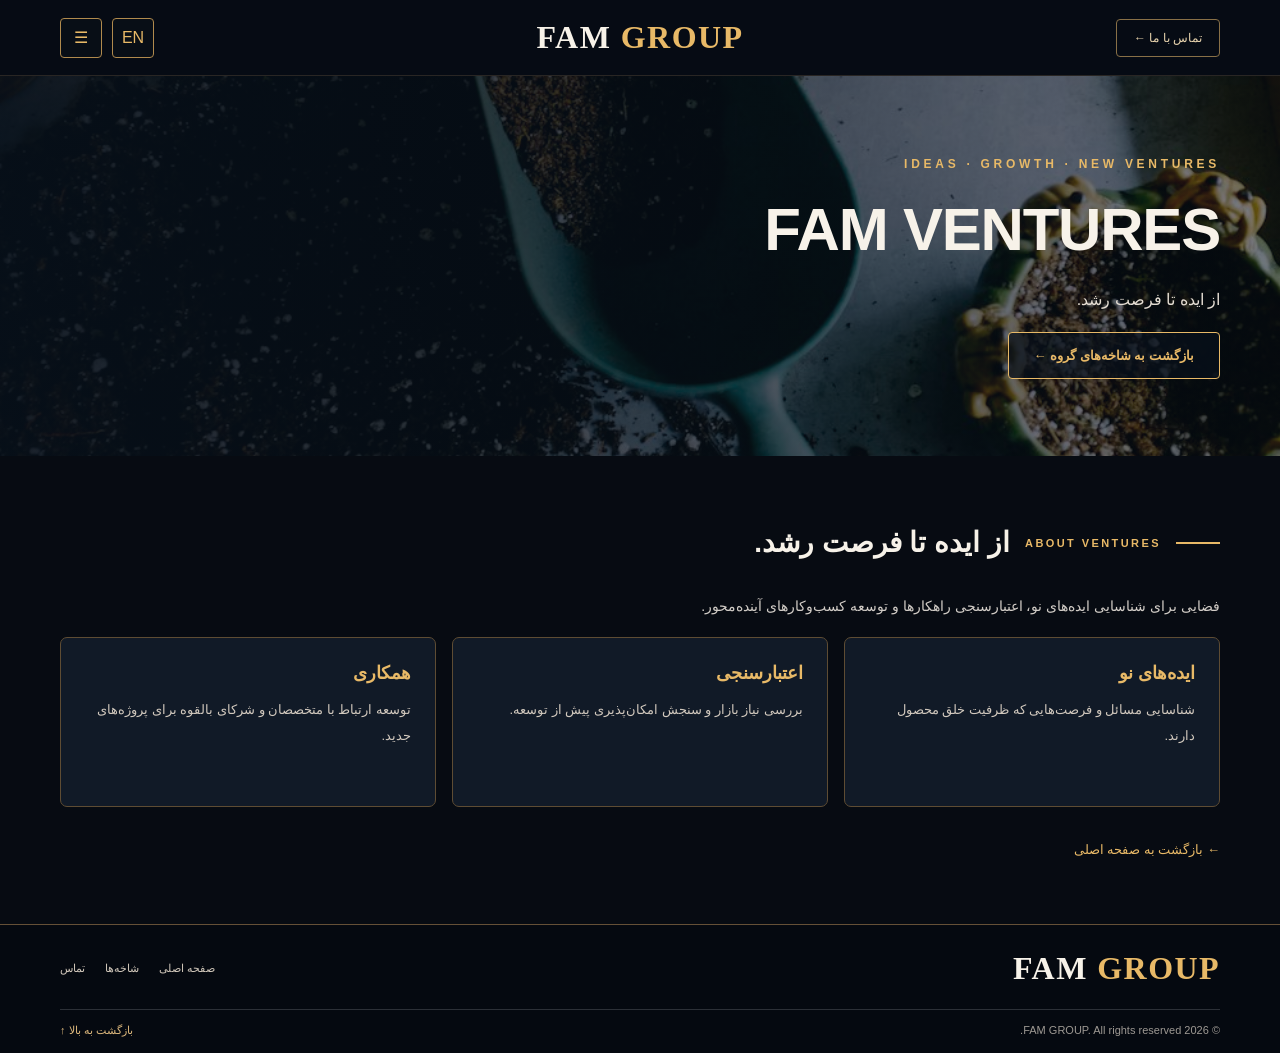
<file: new-site/ventures.html>
<!doctype html><html lang="fa" dir="rtl"><head><meta charset="utf-8"><meta name="viewport" content="width=device-width,initial-scale=1"><meta name="theme-color" content="#070b12"><meta name="description" content="FAM VENTURES — Fatemian Holding Group"><title>FAM VENTURES | FAM GROUP</title><link rel="stylesheet" href="./style.css?v=20261016-3"></head><body><header class="site-header" id="top"><div class="container"><div class="header-control"><button class="iconbtn" id="menuBtn" aria-controls="mainMenu" aria-expanded="false" aria-label="نمایش منو">☰</button><button class="iconbtn" id="languageBtn">EN</button></div><a href="./index.html" class="wordmark">FAM <span>GROUP</span></a><a href="./index.html#contact" class="header-contact"><span class="i18n-fa">تماس با ما ←</span><span class="i18n-en">Contact →</span></a><nav class="drawer" id="mainMenu" aria-hidden="true"><a href="./index.html"><span class="i18n-fa">صفحه اصلی</span><span class="i18n-en">Home</span></a><a href="./index.html#divisions"><span class="i18n-fa">شاخه‌ها</span><span class="i18n-en">Divisions</span></a><a href="./construction.html">FAM CONSTRUCTION</a><a href="./capital.html">FAM CAPITAL</a><a href="./technologies.html">FAM TECHNOLOGIES</a><a href="./ventures.html">FAM VENTURES</a><a href="./index.html#contact"><span class="i18n-fa">تماس با ما</span><span class="i18n-en">Contact</span></a></nav></div></header><main><section class="sub-hero" style="--sub-bg:url('./assets/ventures.jpg')"><div class="container"><div class="eyebrow">IDEAS · GROWTH · NEW VENTURES</div><h1>FAM VENTURES</h1><p><span class="i18n-fa">از ایده تا فرصت رشد.</span><span class="i18n-en">From ideas to opportunity.</span></p><a class="btn outline" href="./index.html#divisions"><span class="i18n-fa">بازگشت به شاخه‌های گروه ←</span><span class="i18n-en">Explore all divisions →</span></a></div></section><section class="section"><div class="container"><div class="section-title"><span class="latin">ABOUT VENTURES</span><h2><span class="i18n-fa">از ایده تا فرصت رشد.</span><span class="i18n-en">From ideas to opportunity.</span></h2></div><p class="content-text"><span class="i18n-fa">فضایی برای شناسایی ایده‌های نو، اعتبارسنجی راهکارها و توسعه کسب‌وکارهای آینده‌محور.</span><span class="i18n-en">Exploring emerging concepts, validating solutions and developing future-focused businesses.</span></p><div class="feature-grid"><article class="feature"><strong><span class="i18n-fa">ایده‌های نو</span><span class="i18n-en">New Ideas</span></strong><p><span class="i18n-fa">شناسایی مسائل و فرصت‌هایی که ظرفیت خلق محصول دارند.</span><span class="i18n-en">Identify problems worth solving.</span></p></article><article class="feature"><strong><span class="i18n-fa">اعتبارسنجی</span><span class="i18n-en">Validation</span></strong><p><span class="i18n-fa">بررسی نیاز بازار و سنجش امکان‌پذیری پیش از توسعه.</span><span class="i18n-en">Explore feasibility and market needs.</span></p></article><article class="feature"><strong><span class="i18n-fa">همکاری</span><span class="i18n-en">Collaboration</span></strong><p><span class="i18n-fa">توسعه ارتباط با متخصصان و شرکای بالقوه برای پروژه‌های جدید.</span><span class="i18n-en">Connect with prospective collaborators.</span></p></article></div><a class="backline" href="./index.html"><span class="i18n-fa">← بازگشت به صفحه اصلی</span><span class="i18n-en">← Back to homepage</span></a></div></section></main><footer class="site-footer"><div class="container"><div class="footer-top"><span class="wordmark">FAM <span>GROUP</span></span><nav class="footer-links"><a href="./index.html"><span class="i18n-fa">صفحه اصلی</span><span class="i18n-en">Home</span></a><a href="./index.html#divisions"><span class="i18n-fa">شاخه‌ها</span><span class="i18n-en">Divisions</span></a><a href="./index.html#contact"><span class="i18n-fa">تماس</span><span class="i18n-en">Contact</span></a></nav></div><div class="footer-bottom"><span>© 2026 FAM GROUP. All rights reserved.</span><a href="#top"><span class="i18n-fa">بازگشت به بالا ↑</span><span class="i18n-en">Back to top ↑</span></a></div></div></footer><script src="./main.js?v=20261016-3"></script></body></html>
</file>
<file: new-site/style.css>
@charset "UTF-8";
:root{--bg:#070b12;--panel:#0e1521;--panel2:#111d2c;--ink:#f7f2e9;--sub:#c6c3c0;--dim:#8f938f;--gold:#e8b967;--gold-dark:#a87738;--border:#765d39;--frame:1160px}
*{box-sizing:border-box}html{scroll-behavior:smooth}body{margin:0;min-width:0;max-width:100%;overflow-x:hidden;background:var(--bg);color:var(--ink);font-family:Tahoma,"Arial",sans-serif;-webkit-font-smoothing:antialiased}a{color:inherit;text-decoration:none}button{font:inherit;cursor:pointer}img{max-width:100%;display:block}button:focus-visible,a:focus-visible{outline:2px solid var(--gold);outline-offset:4px}.container{width:min(var(--frame),calc(100% - 40px));margin-inline:auto}
.site-header{position:relative;z-index:100;height:76px;background:#070c15eb;border-bottom:1px solid #c6a26a2e;backdrop-filter:blur(16px)}.site-header .container{height:100%;display:flex;align-items:center;justify-content:space-between;direction:ltr;position:relative;gap:20px}.header-control{display:flex;align-items:center;gap:10px}.iconbtn{display:grid;place-items:center;height:40px;min-width:42px;border:1px solid #b08a4d;border-radius:4px;background:#090f18ac;color:var(--gold)}.iconbtn:hover{background:#382c1a}.wordmark{font:600 clamp(22px,3.3vw,32px) Georgia,"Times New Roman",serif;white-space:nowrap;letter-spacing:.045em;direction:ltr}.wordmark span{color:var(--gold)}.site-header .wordmark{position:absolute;left:50%;transform:translateX(-50%)}.header-contact{border:1px solid #887047;padding:11px 17px;border-radius:4px;font-size:12px;color:#ead5af;direction:rtl}.drawer{position:absolute;top:64px;left:0;z-index:110;padding:18px;background:#0b1421;border:1px solid #765d39;border-radius:5px;box-shadow:0 18px 50px #000b;min-width:230px;display:none;direction:rtl}.drawer[aria-hidden="false"]{display:grid;gap:17px}.drawer a{font-size:13px}.drawer a:hover{color:var(--gold)}
.hero{position:relative;min-height:675px;display:flex;align-items:center;background:#070d17;isolation:isolate;overflow:hidden}.hero::before{content:"";position:absolute;inset:0;z-index:-3;background:radial-gradient(ellipse at 75% 42%,#584831 0%,#172237 37%,transparent 66%),linear-gradient(118deg,#05080e 25%,#101d30 100%)}.hero-photo{position:absolute;inset:0;z-index:-2;background:url("./assets/hero-monogram.svg") 18% 50%/auto 80% no-repeat,radial-gradient(ellipse at 22% 49%,#98733b29,transparent 36%),linear-gradient(122deg,#070c15 4%,#101b2b 55%,#060b13 100%)}.hero-photo::after{content:"";position:absolute;inset:0;background:linear-gradient(0deg,#080d16 0%,transparent 17%,transparent 80%,#0b122052 100%)}.hero-content{padding:108px 0 100px;position:relative}.eyebrow{font:600 12px/1.9 Arial,sans-serif;color:var(--gold);letter-spacing:.31em;direction:ltr;text-align:right}.hero h1{font:700 clamp(58px,8.7vw,116px)/1.04 Georgia,"Times New Roman",serif;direction:ltr;text-align:right;letter-spacing:-.059em;margin:17px 0 8px;white-space:normal;overflow-wrap:normal;max-width:100%}.hero h1 em{color:var(--gold);font-style:normal}.hero h1:after{content:"";display:block;background:linear-gradient(90deg,var(--gold),transparent);height:4px;width:160px;margin-top:17px}.hero h2{font-size:clamp(24px,3.7vw,40px);margin:30px 0 10px;font-weight:700;line-height:1.6}.hero p{font-size:15px;line-height:2.15;max-width:555px;color:#e5ded5;margin:0}.hero-buttons{display:flex;gap:13px;flex-wrap:wrap;margin-top:32px}.btn{display:inline-flex;align-items:center;justify-content:center;gap:13px;border:1px solid var(--gold);border-radius:4px;min-height:47px;padding:13px 25px;color:#161006;background:linear-gradient(105deg,#deb05d,#f4d38c);font-size:13px;font-weight:700;transition:transform .25s,filter .25s}.btn:hover{transform:translateY(-2px);filter:brightness(1.08)}.btn.outline{background:#07101bbc;color:var(--gold)}.hero-rail{position:absolute;right:25px;top:39%;z-index:2;display:grid;gap:19px;color:#fff;font:11px Arial;text-align:center}.hero-rail strong{color:var(--gold)}.hero-rail:after{content:"";width:1px;height:100px;background:linear-gradient(var(--gold),transparent);justify-self:center}
.section{padding:66px 0}.section-title{display:flex;align-items:center;gap:15px;margin:0 0 27px}.section-title:before{content:"";height:2px;width:44px;flex:0 0 44px;background:var(--gold)}.section-title .latin{color:var(--gold);letter-spacing:.22em;font:600 11px Arial,sans-serif;direction:ltr;white-space:nowrap}.section-title h2{font-size:clamp(19px,2.6vw,28px);font-weight:600;margin:0;line-height:1.5}
.division-grid{display:grid;grid-template-columns:repeat(4,minmax(0,1fr));gap:14px}.division{position:relative;min-height:376px;display:flex;align-items:flex-end;isolation:isolate;border:1px solid #766247;border-radius:8px;overflow:hidden;background:#142238;transition:transform .25s,border-color .25s}.division:hover{transform:translateY(-5px);border-color:var(--gold)}.division::before{content:"";position:absolute;inset:0;z-index:-2;background-position:center;background-size:cover;transition:transform .4s}.division:hover::before{transform:scale(1.05)}.division::after{content:"";position:absolute;inset:0;z-index:-1;background:linear-gradient(0deg,#04080ffb 0%,#04080fea 30%,#04080f40 69%,transparent 100%)}.division.construct::before{background-image:url("./assets/construction.jpg"),url("../assets/construction.svg")}.division.invest::before{background-image:url("./assets/capital.jpg"),url("../assets/capital.svg")}.division.tech::before{background-image:url("./assets/technology.jpg"),url("../assets/technologies.svg")}.division.venture::before{background-image:url("./assets/ventures-innovation.svg");background-position:center 42%}.division-content{padding:19px 17px;width:100%}.division-kicker{color:var(--gold);font:600 10px/1.5 Arial,sans-serif;direction:ltr;text-align:right;letter-spacing:.13em}.division h3{font:700 clamp(15px,1.68vw,21px)/1.35 Arial,sans-serif;direction:ltr;text-align:right;margin:12px 0 13px;overflow-wrap:anywhere}.division p{color:#e0ddd8;font-size:12px;line-height:2.05;min-height:73px;margin:0 0 15px}.go{display:flex;gap:8px;align-items:center;font-size:12px;color:#f0d29e}.go i{display:grid;place-items:center;background:var(--gold);color:#120e09;width:29px;height:29px;border-radius:50%;font-style:normal;margin-right:auto}
.projects-area{padding-top:14px}.projects-head{display:flex;align-items:center;justify-content:space-between;gap:10px}.more-link{font-size:12px;color:var(--gold);white-space:nowrap}.project-row{display:grid;grid-template-columns:repeat(3,minmax(0,1fr));gap:15px}.project{position:relative;min-width:0;height:235px;overflow:hidden;border:1px solid #6e573b;border-radius:7px;background:#101b29}.project .project-image{position:absolute;inset:0;background-size:cover;background-position:center;transition:transform .3s}.project:hover .project-image{transform:scale(1.05)}.project-1 .project-image{background-image:url("./assets/project-a.jpg"),url("../assets/construction.svg")}.project-2 .project-image{background-image:url("./assets/project-b.jpg"),url("../assets/construction.svg")}.project-3 .project-image{background-image:url("./assets/project-c.jpg"),url("../assets/construction.svg")}.project:after{content:"";position:absolute;inset:0;background:linear-gradient(0deg,#04070cf2 0%,transparent 65%)}.project-label{position:absolute;bottom:17px;right:18px;left:18px;z-index:1;display:flex;justify-content:space-between;align-items:center;gap:8px;font-size:15px}.project-label > span{display:grid;place-items:center;border-radius:50%;background:var(--gold);color:#16100a;flex:0 0 29px;height:29px}.image-note{font-size:11px;color:#92969b;margin-top:13px}
.product-strip{background:linear-gradient(180deg,#101926,#090f18);border-top:1px solid #6f56352e;border-bottom:1px solid #6f56352e}.product-list{display:grid;grid-template-columns:repeat(4,minmax(0,1fr));gap:13px}.product{min-height:125px;padding:20px;background:#131f2b;border:1px solid #67543a;border-radius:6px}.product h3{margin:0 0 12px;color:var(--gold);font:700 17px Arial,sans-serif;direction:ltr;text-align:right}.product p{color:#c6c2bc;font-size:12px;line-height:1.8;margin:0}.product a{text-decoration:underline;text-decoration-color:#796038;text-underline-offset:5px}
.contact-panel{margin:30px auto 55px;position:relative;overflow:hidden;isolation:isolate;min-height:240px;border:1px solid #8b6c42;border-radius:10px;background:#121a29;display:grid;grid-template-columns:1.15fr 1fr;align-items:center;gap:24px;padding:32px 34px}.contact-panel:before{content:"";position:absolute;inset:0;z-index:-2;background:linear-gradient(90deg,#080b12ef 0%,#080b1291 55%,#070b12b0 100%),url("./assets/tehran.svg") center 57%/cover no-repeat}.contact-panel:after{content:"";z-index:-1;position:absolute;inset:0;background:radial-gradient(ellipse at 26% 67%,#a66c2d36,transparent 50%)}.contact-panel h2{font-size:clamp(21px,2.8vw,30px);line-height:1.7;margin:0 0 22px}.contact-details{border:1px solid #b58d5061;border-radius:8px;padding:18px 21px;background:#060d18bc;display:grid;gap:11px;font-size:12px;line-height:1.85}.contact-details a{color:#f1d29e;overflow-wrap:anywhere}.contact-details .address{color:#eee;overflow-wrap:anywhere}
.site-footer{border-top:1px solid #655037;background:#050910;padding:25px 0 16px}.footer-top{display:flex;justify-content:space-between;align-items:center;flex-wrap:wrap;gap:22px}.footer-brand{display:flex;align-items:center;gap:13px}.footer-mark{width:46px;height:46px;border:1px solid #a37b3c;border-radius:2px;display:grid;place-items:center;color:var(--gold)}.footer-mark svg{height:37px;width:37px}.footer-brand .wordmark{font-size:24px}.footer-brand small{display:block;font:9px Arial;letter-spacing:.15em;color:#aa9f92;direction:ltr}.footer-links{display:flex;gap:20px;flex-wrap:wrap;font-size:11px;color:#d2c8bb}.footer-bottom{margin-top:22px;border-top:1px solid #2c3037;padding-top:14px;display:flex;justify-content:space-between;gap:18px;color:#9e9993;font:11px Arial,sans-serif}.footer-bottom a{color:#dcb77c}
.sub-hero{min-height:380px;position:relative;overflow:hidden;display:flex;align-items:center;background:linear-gradient(90deg,#07101aea,#07101a88),var(--sub-bg,linear-gradient(#101b2a,#0c1017));background-size:cover;background-position:center}.sub-hero .container{padding:70px 0;position:relative}.sub-hero .eyebrow{font-size:12px}.sub-hero h1{font:700 clamp(30px,5vw,60px) Arial,sans-serif;letter-spacing:-.02em;margin:20px 0;direction:ltr;text-align:right}.sub-hero p{font-size:16px;line-height:2;max-width:600px;color:#e4ddd3}.content-text{font-size:14px;line-height:2.25;max-width:880px;color:#d2cdc7}.feature-grid{display:grid;grid-template-columns:repeat(3,minmax(0,1fr));gap:16px}.feature{background:#111a27;border:1px solid #5e4c33;border-radius:7px;padding:24px;min-height:170px}.feature strong{color:var(--gold);font-size:18px}.feature p{color:#d1c8bd;font-size:13px;line-height:2}.backline{display:inline-flex;margin-top:35px;color:var(--gold);font-size:13px}
.en .i18n-fa{display:none}.i18n-en{display:none}.en .i18n-en{display:inline}.en .i18n-fa{display:none}.en .block-en{display:block}.block-en{display:none}
@media(max-width:1000px){.division-grid{grid-template-columns:repeat(2,minmax(0,1fr))}.division{min-height:365px}.division h3{font-size:20px}.project-row{gap:11px}}
@media(max-width:700px){.container{width:calc(100% - 36px)}.site-header{height:64px}.site-header .container{gap:7px}.header-control{gap:8px}.iconbtn{height:35px;min-width:36px}.header-contact{display:none}.site-header .wordmark{position:static;transform:none;margin-left:auto;font-size:clamp(21px,6.2vw,28px)}.drawer{top:54px}
.hero{min-height:535px;align-items:center}.hero-photo{background:url("./assets/hero-monogram.svg") center 7%/190px auto no-repeat,radial-gradient(ellipse at 50% 25%,#775b3522,transparent 55%),linear-gradient(180deg,#0d1726,#080c14)}.hero-content{padding:126px 0 62px}.eyebrow{font-size:10px;letter-spacing:.12em;overflow-wrap:anywhere}.hero h1{font-size:clamp(44px,11.3vw,67px);margin:12px 0 13px;letter-spacing:-.07em}.hero h1:after{width:90px;height:3px;margin-top:12px}.hero h2{font-size:clamp(21px,6vw,28px);line-height:1.55;margin:15px 0 11px}.hero p{font-size:13px;line-height:2}.hero-buttons{gap:9px;margin-top:24px}.btn{padding:12px 15px;min-height:43px;font-size:12px;gap:8px}.hero-rail{display:none}.section{padding:46px 0}.section-title{gap:8px;flex-wrap:wrap}.section-title:before{width:24px;flex-basis:24px}.section-title .latin{font-size:10px;letter-spacing:.12em}.section-title h2{font-size:20px;flex-basis:100%}.division-grid{grid-template-columns:1fr}.division{min-height:320px}.division h3{font-size:22px}.division p{min-height:0}.projects-area{padding-top:10px}.projects-head{align-items:flex-start}.project-row{grid-template-columns:1fr}.project{height:210px}.product-list{grid-template-columns:repeat(2,minmax(0,1fr))}.product{padding:15px}.contact-panel{margin:22px auto 45px;grid-template-columns:1fr;gap:25px;padding:24px 18px}.contact-panel h2{font-size:22px}.contact-details{font-size:12px;padding:16px}.footer-top{align-items:flex-start}.footer-links{gap:14px}.footer-brand .wordmark{font-size:23px}.footer-bottom{font-size:10px}.feature-grid{grid-template-columns:1fr}.sub-hero{min-height:345px}.sub-hero h1{font-size:36px}.sub-hero p{font-size:14px}}
@media(max-width:355px){.site-header .wordmark{font-size:20px}.hero h1{font-size:41px}.btn{font-size:11px}.product-list{grid-template-columns:1fr}}
/* Original architectural monogram; no circular badge in the homepage hero. */
.hero::after{content:"";position:absolute;z-index:-1;right:10%;top:14%;width:min(34vw,370px);height:min(37vw,400px);background:url("./assets/monogram.svg") center/contain no-repeat;opacity:.19;pointer-events:none;filter:drop-shadow(0 0 28px #e7b15b55)}
@media(max-width:700px){.hero::after{right:10%;top:11%;width:220px;height:230px;opacity:.13}}
/* English layout follows its reading direction without moving the desktop wordmark. */
body.en .hero .eyebrow,body.en .hero h1,body.en .division h3,body.en .division-kicker,body.en .product h3,body.en .section-title .latin,body.en .sub-hero h1{text-align:left}
body.en .hero h1:after{background:linear-gradient(90deg,var(--gold),transparent)}
body.en .division-content,body.en .contact-panel{direction:ltr}
body.en .division .go i{margin-right:0;margin-left:auto}
body.en .hero-buttons{justify-content:flex-start}

/* Ensure translated labels do not accidentally inherit the gold icon rules. */
body:not(.en) .i18n-en{display:none!important}
body.en .i18n-fa{display:none!important}
body.en .i18n-en{display:inline!important}

/* fam-contact-bidi-fix: preserve readable phone numbers in Persian UI */
.contact-details a[href^="tel:"]{display:block;direction:ltr;text-align:right;unicode-bidi:isolate}

/* FAM Construction — independently editable expertise and portfolio */
.construction-story{padding-bottom:35px}
.construction-intro{display:grid;grid-template-columns:1fr 1fr;gap:24px;margin-bottom:42px}
.construction-intro .content-text{margin:0;color:#d2cdc5;line-height:2.3;text-align:justify}
.construction-subtitle{margin-top:36px}
.construction-services{margin-top:16px}
.construction-services .feature{min-height:180px;background:linear-gradient(150deg,#121c2a,#0e1621);border-color:#6a5136}
.construction-services .feature strong{display:block;line-height:1.75;font-size:16px}
.construction-services .feature p{margin-bottom:0}
.construction-strengths{margin-top:40px;padding:30px;background:linear-gradient(145deg,#141e2b,#090f19);border:1px solid #806039;border-radius:10px}
.strengths-head .latin{font:600 11px Arial;color:var(--gold);letter-spacing:.19em}
.strengths-head h3{font-size:clamp(20px,2.4vw,26px);line-height:1.65;margin:8px 0 24px}
.strengths-grid{display:grid;grid-template-columns:repeat(4,minmax(0,1fr));gap:18px}
.strengths-grid>div{padding:10px 0;border-top:1px solid #655037;min-width:0}
.strengths-grid .strength-number{display:block;color:var(--gold);font:600 23px Georgia,serif;margin:0 0 12px}
.strengths-grid strong{display:block;font-size:14px;line-height:1.7;color:#f4e2c5}
.strengths-grid p{font-size:12px;line-height:2.1;color:#c7c2bb;margin-bottom:0}
.experience-grid{display:grid;grid-template-columns:repeat(3,minmax(0,1fr));gap:14px;margin:20px 0 25px}
.experience-item{background:linear-gradient(150deg,#141d2a,#0b121c);border:1px solid #685137;border-radius:8px;min-width:0;padding:21px;min-height:157px}
.experience-item small{display:block;direction:ltr;text-align:right;font:600 10px Arial;letter-spacing:.12em;color:var(--gold)}
.experience-item h3{font-size:17px;line-height:1.6;margin:12px 0 8px;color:#f1e4d2}
.experience-item p{font-size:12px;line-height:2;color:#c9c3b8;margin:0}
.experience-note{font-size:11px;line-height:2;color:#b8aa95;margin:14px 0 26px}
@media(max-width:960px){.construction-intro{grid-template-columns:1fr;gap:12px}.strengths-grid{grid-template-columns:repeat(2,minmax(0,1fr))}.experience-grid{grid-template-columns:repeat(2,minmax(0,1fr))}}
@media(max-width:700px){.construction-story{padding-bottom:20px}.construction-intro{margin-bottom:26px}.construction-intro .content-text{text-align:right;font-size:13px;line-height:2.2}.construction-subtitle{margin-top:32px}.construction-services .feature{min-height:0}.construction-strengths{padding:20px 16px;margin-top:30px}.strengths-grid{grid-template-columns:1fr;gap:12px}.strengths-grid>div{padding:8px 0}.experience-grid{grid-template-columns:1fr;gap:12px}.experience-item{min-height:0;padding:20px}.sub-hero h1{font-size:clamp(25px,7.7vw,36px)!important;max-width:100%;overflow-wrap:anywhere;line-height:1.2;word-break:break-word}.sub-hero .container{min-width:0;overflow:hidden}}
</file>
